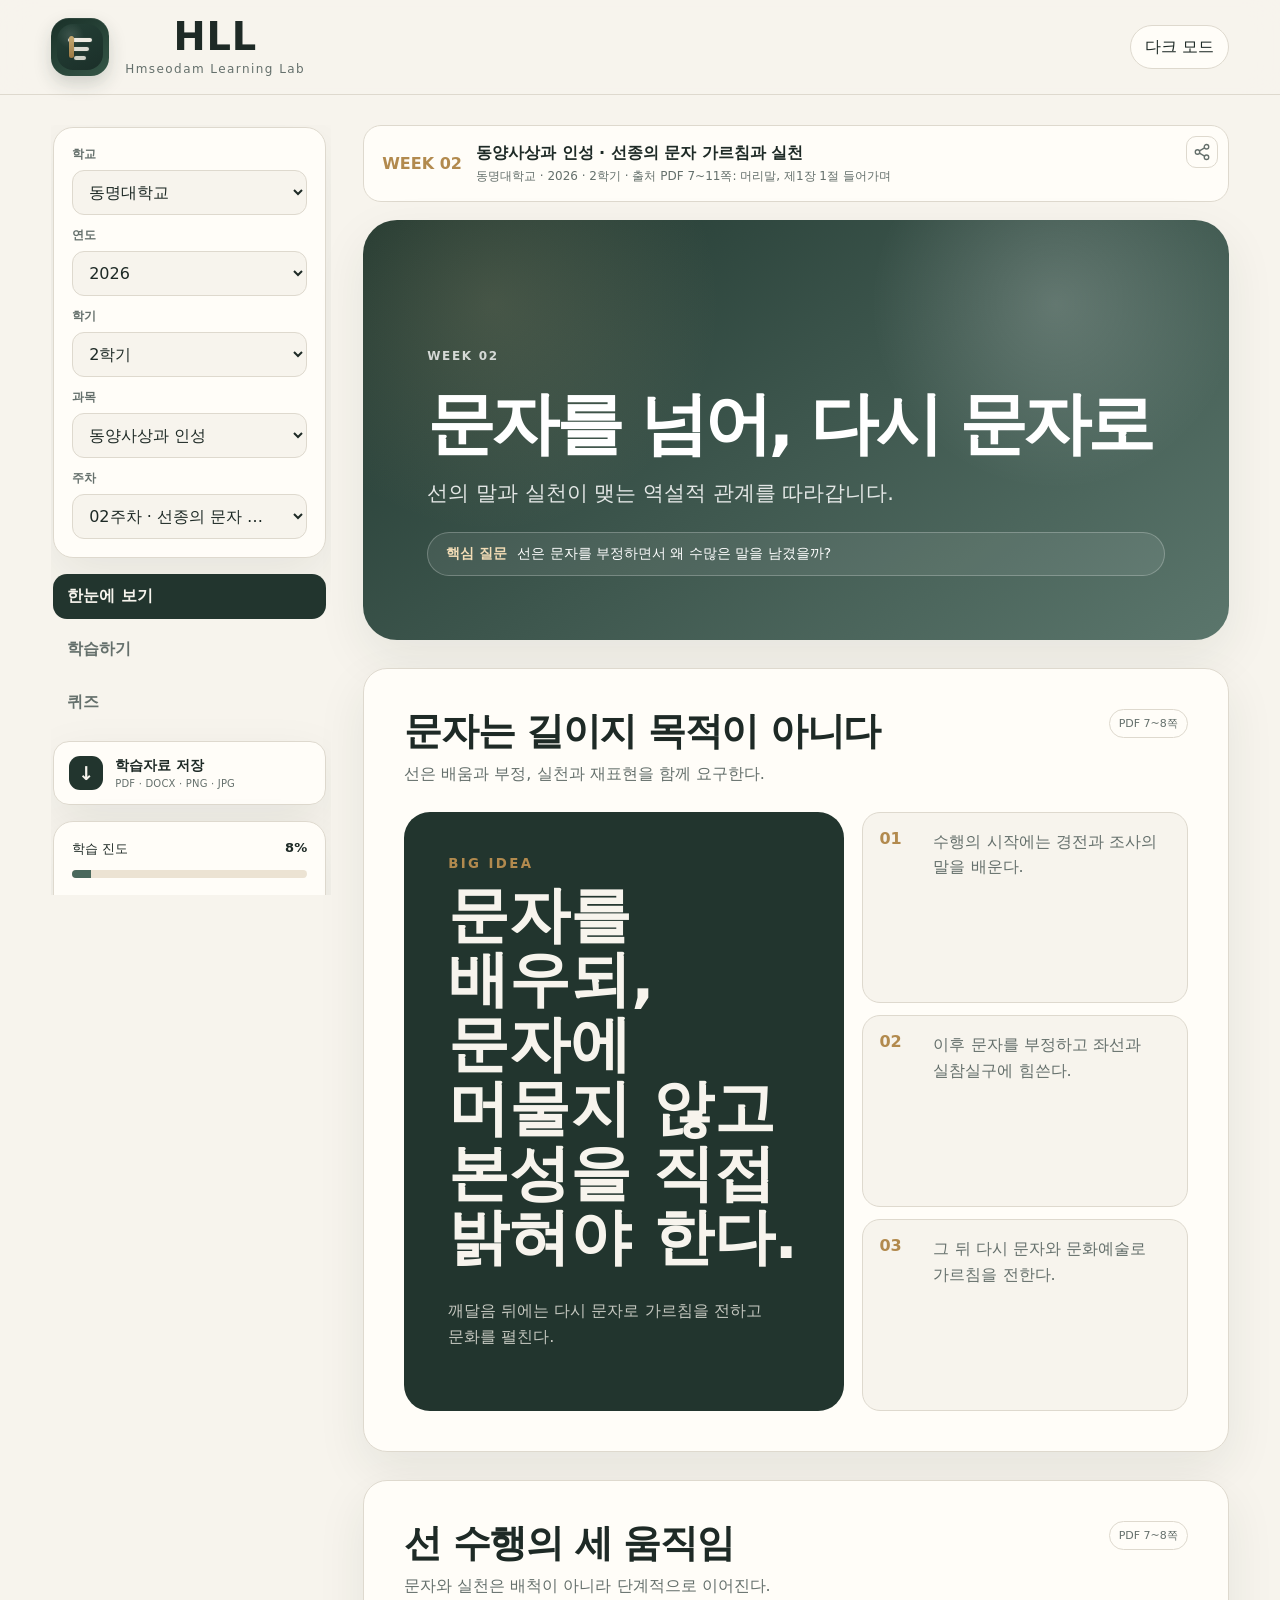
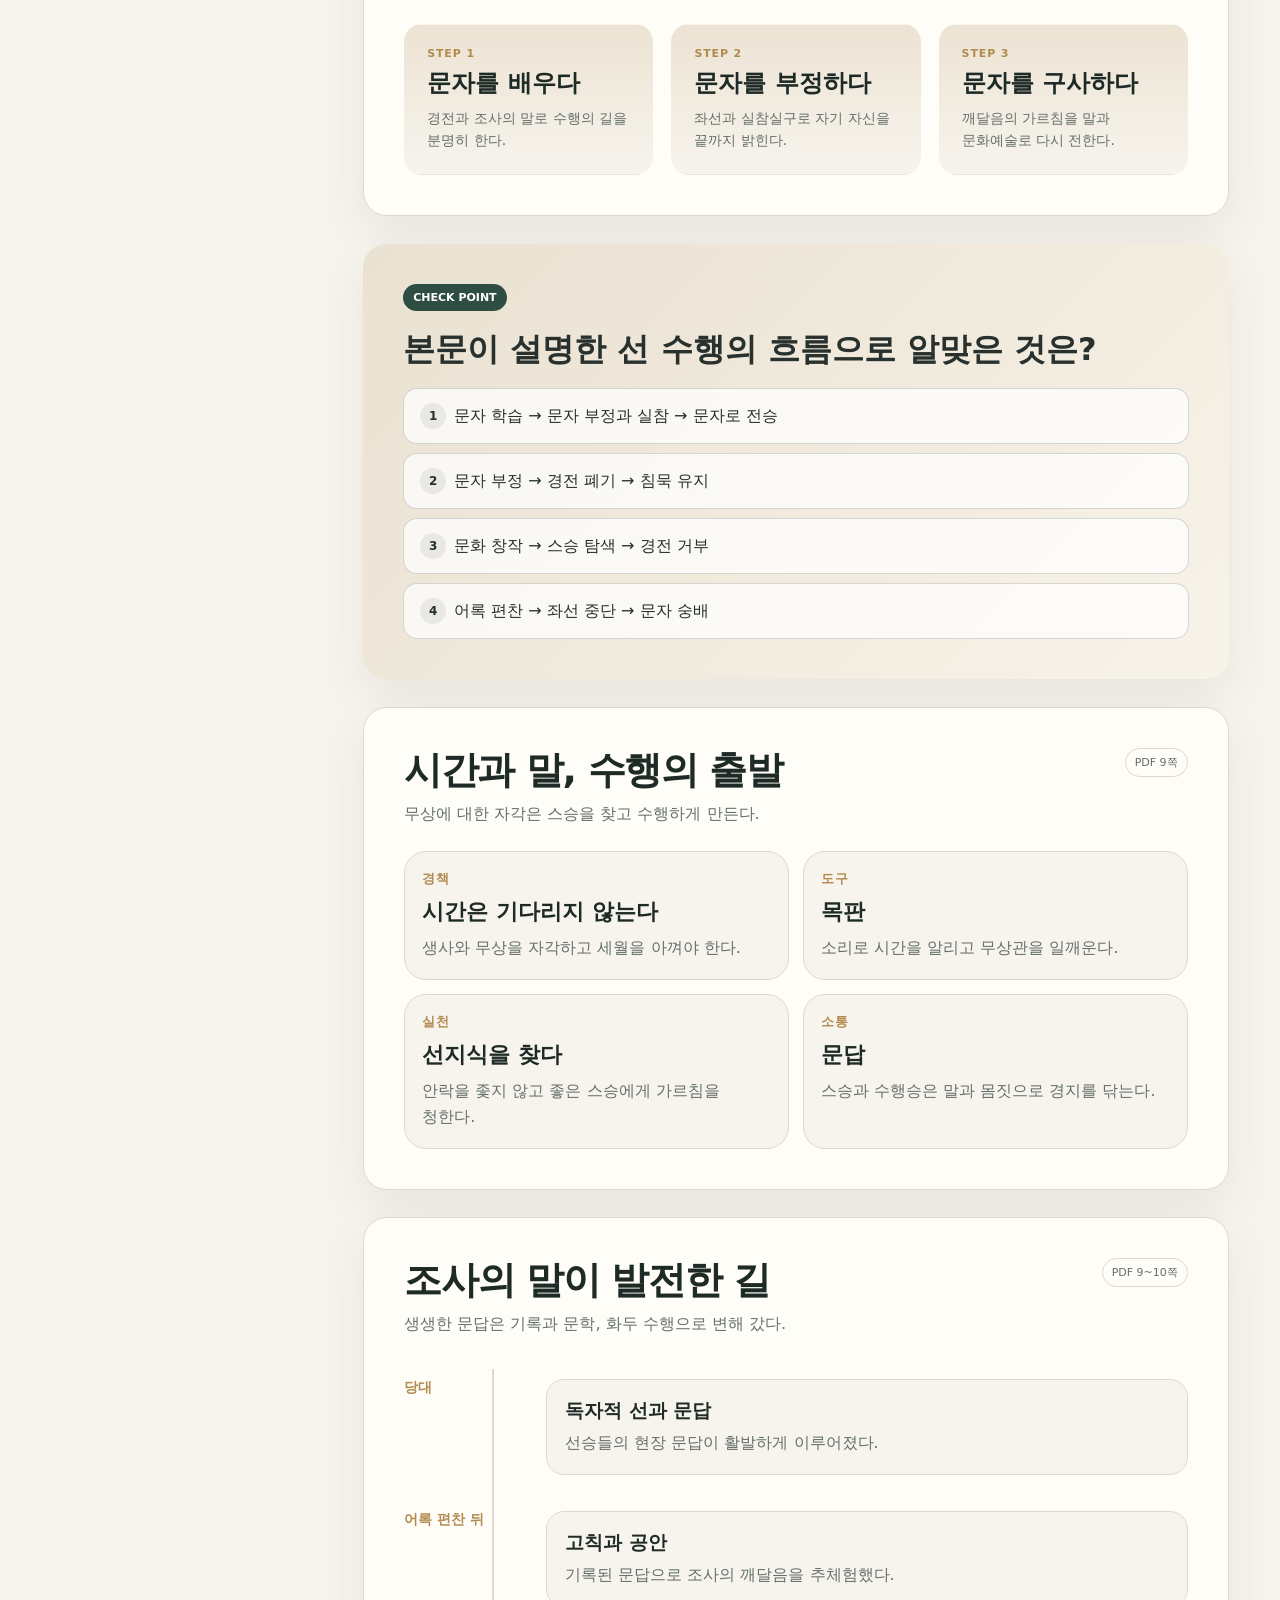
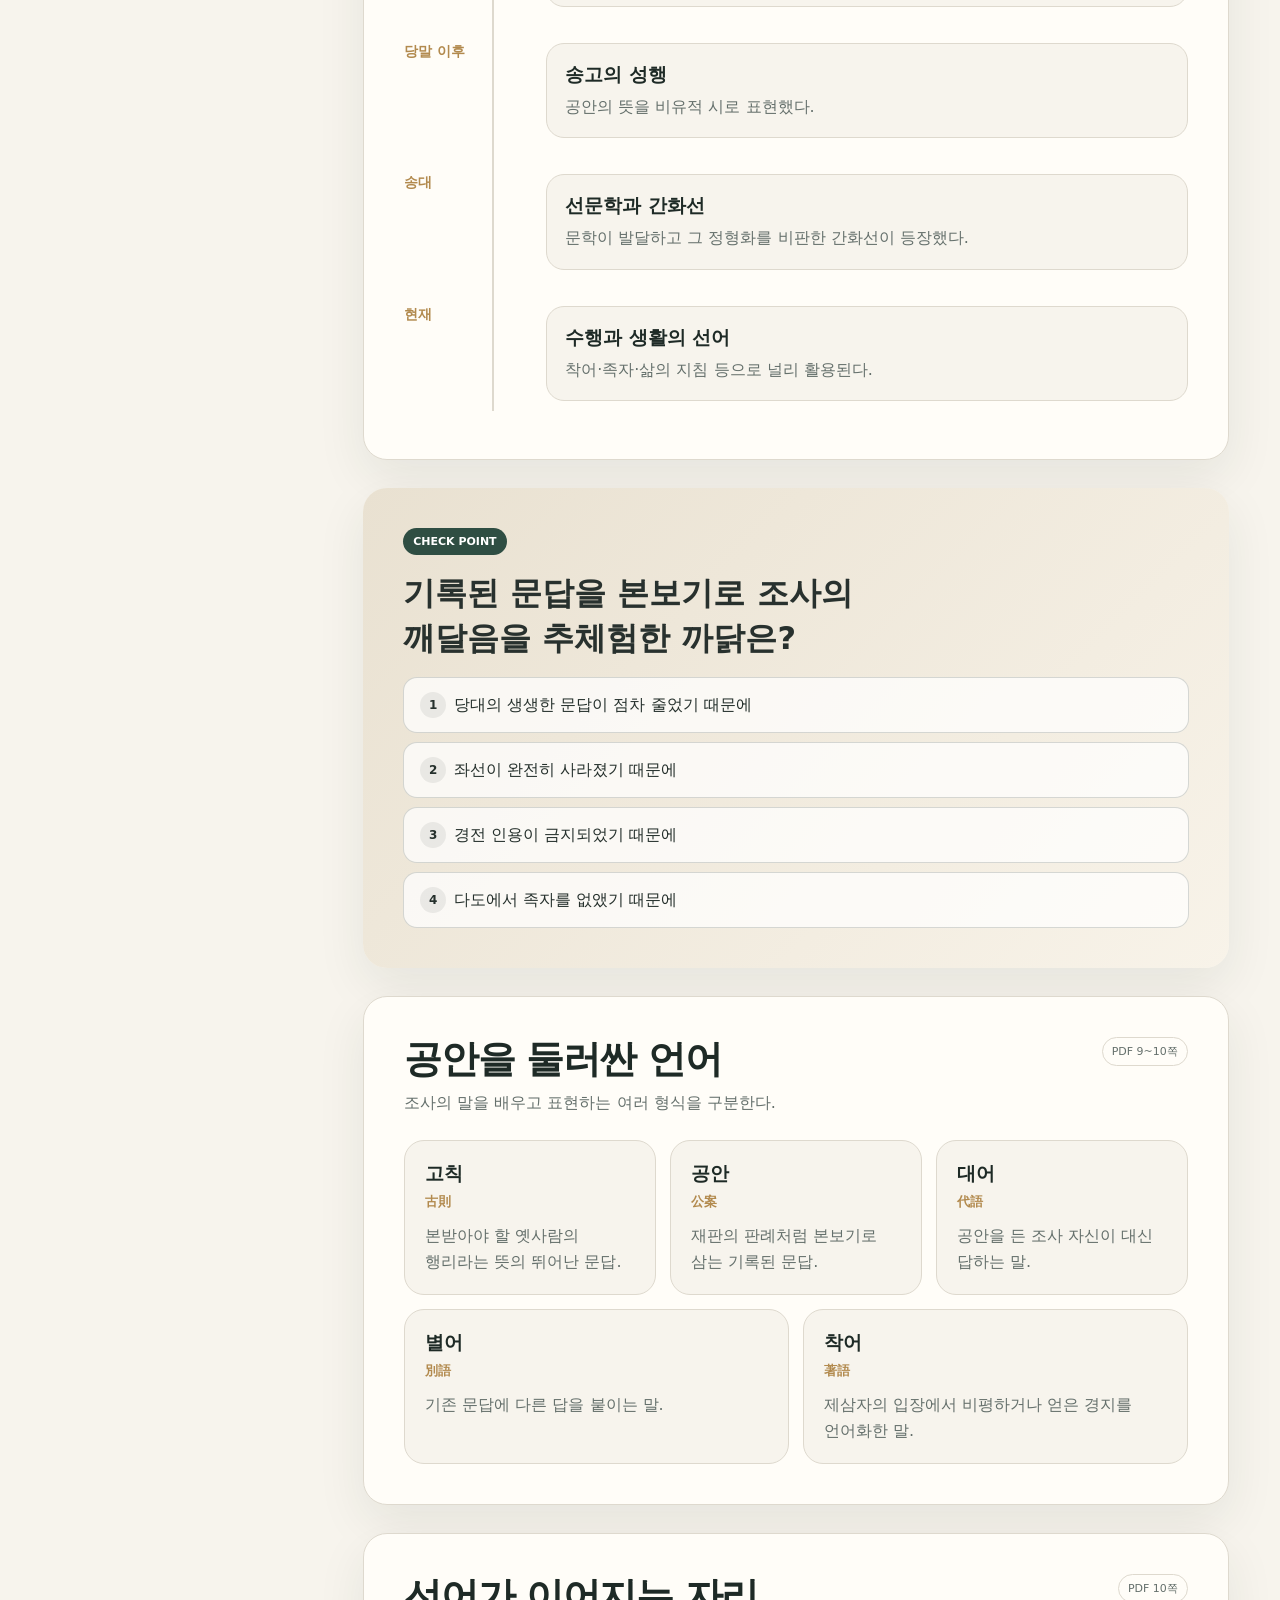
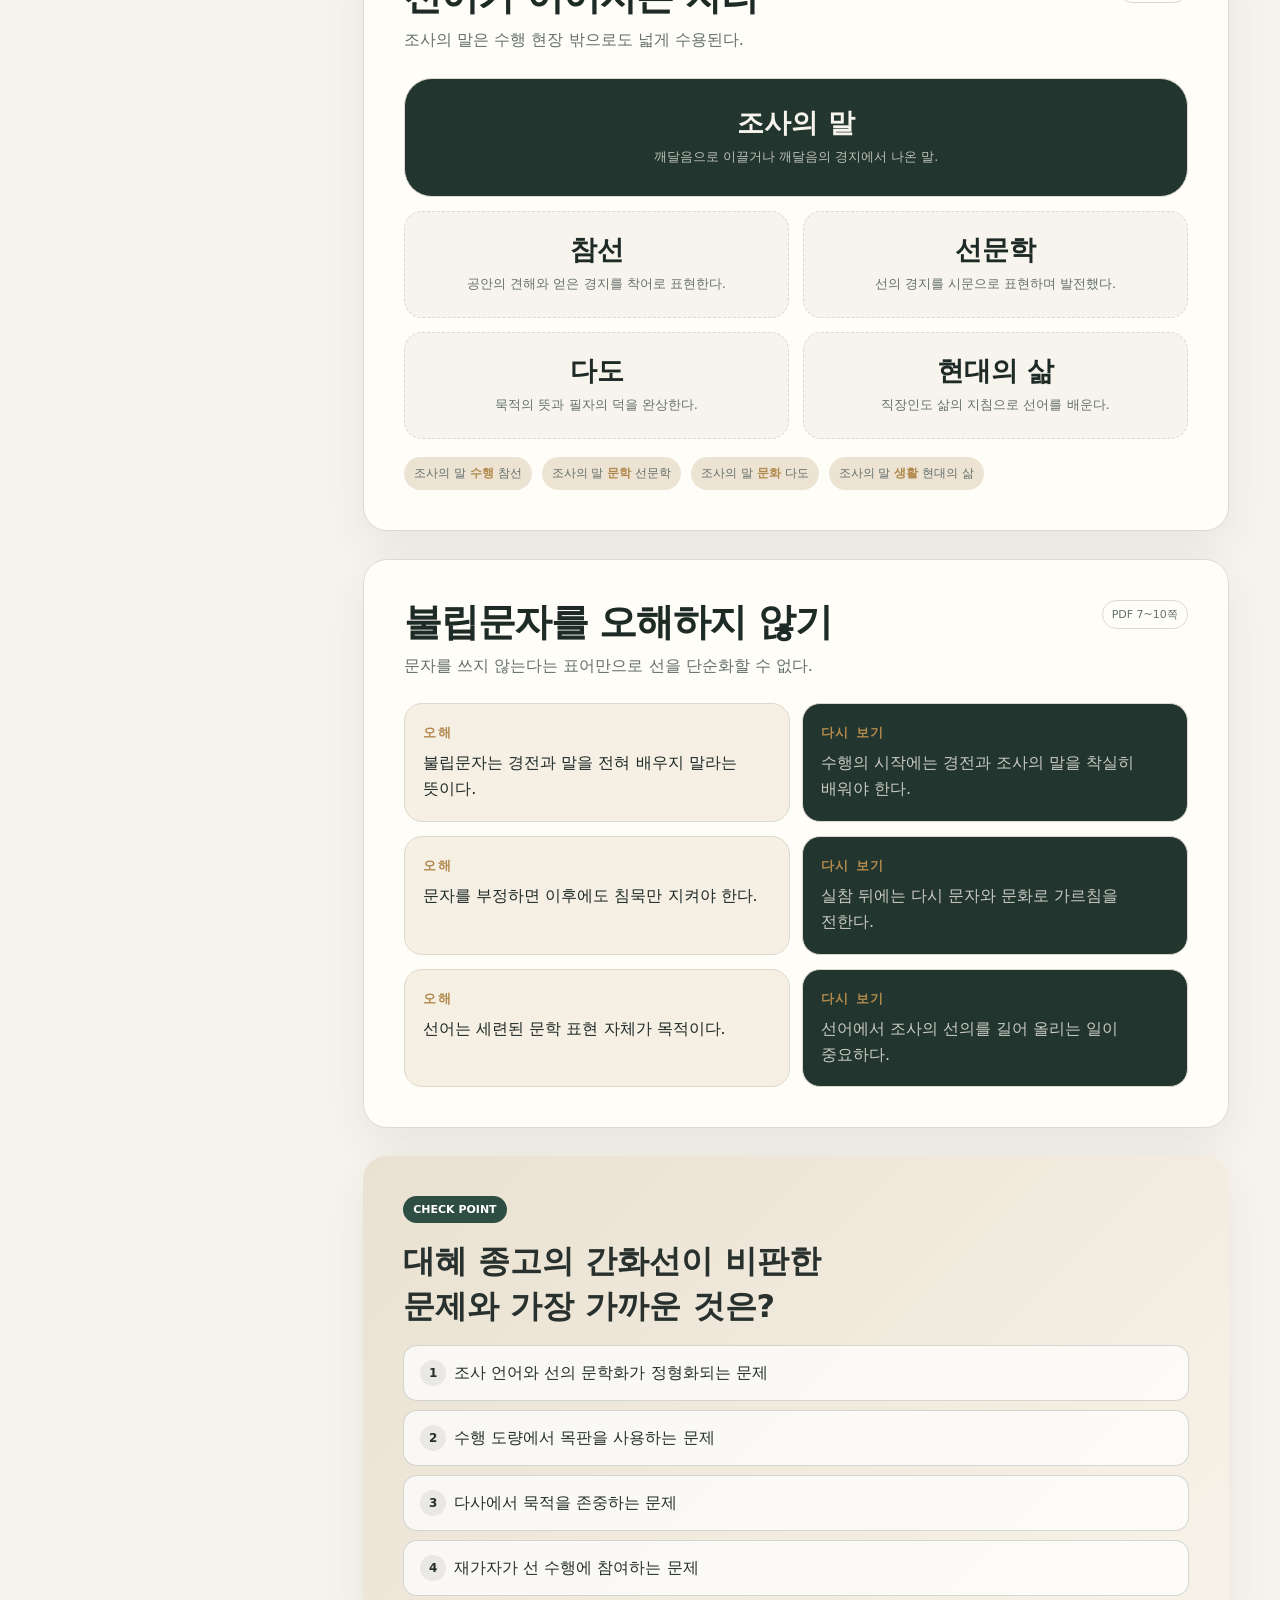
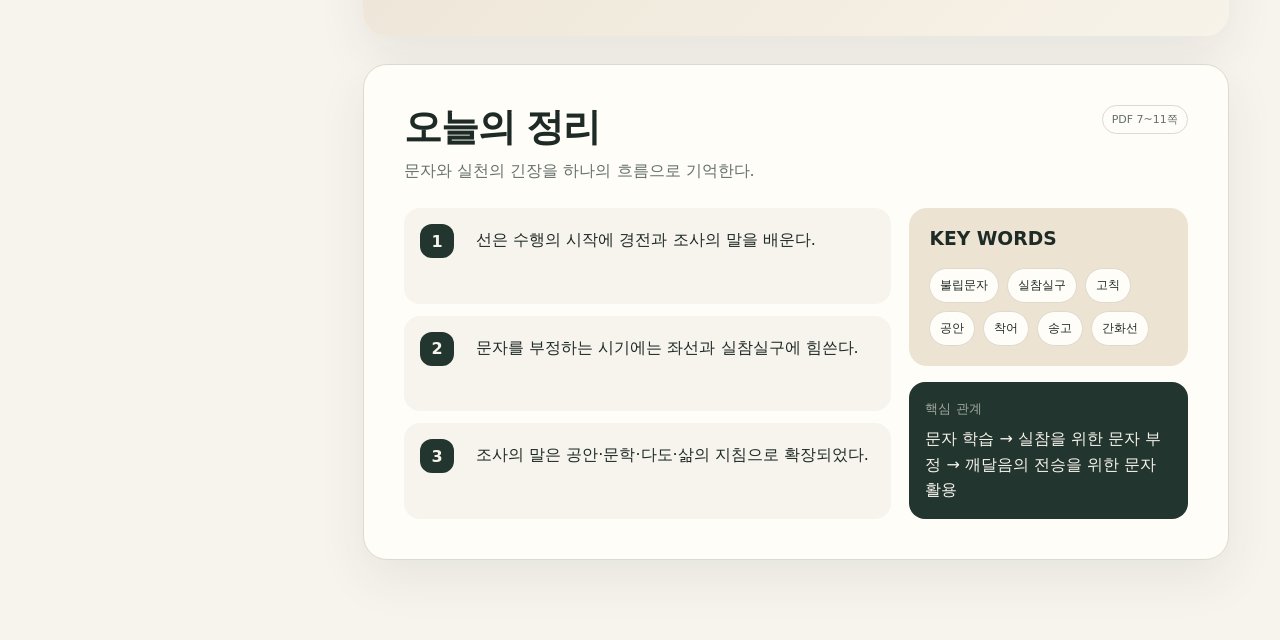
<file: index.html>
<!doctype html>
<html lang="ko">
<head>
  <meta charset="utf-8" />
  <meta name="viewport" content="width=device-width,initial-scale=1,viewport-fit=cover" />
  <meta name="theme-color" content="#f7f4ed" />
  <title>Hmseodam Learning Lab</title>
  <meta name="description" content="주차별 학습 자료와 퀴즈를 확인하고 함께 나누는 Hmseodam Learning Lab" />
  <link rel="stylesheet" href="styles.css?v=10.2.0" />
</head>
<body>
  <a class="skip-link" href="#content">학습 내용으로 바로 가기</a>
  <header class="site-header">
    <div class="brand-wrap">
      <div class="brand-mark" aria-hidden="true">
        <div class="mark-disc">
          <span class="page page-1"></span>
          <span class="page page-2"></span>
          <span class="page page-3"></span>
          <span class="spine"></span>
        </div>
      </div>
      <div class="brand-stack">
        <div class="brand">HLL</div>
        <div class="brand-sub">Hmseodam Learning Lab</div>
      </div>
    </div>
    <button id="themeBtn" class="ghost-btn" type="button">다크 모드</button>
  </header>

  <main class="app-shell">
    <aside class="sidebar">
      <button id="mobileFilterToggle" class="mobile-filter-toggle" type="button" aria-expanded="false" aria-controls="mobileFilterPanel">
        <span class="mobile-filter-copy">
          <strong>수업 선택</strong>
          <small id="mobileFilterSummary">학교 · 과목 · 주차</small>
        </span>
        <span class="mobile-filter-chevron" aria-hidden="true">⌄</span>
      </button>
      <div class="sidebar-card" id="mobileFilterPanel">
        <div class="field"><label for="schoolSelect">학교</label><select id="schoolSelect"></select></div>
        <div class="field"><label for="yearSelect">연도</label><select id="yearSelect"></select></div>
        <div class="field"><label for="semesterSelect">학기</label><select id="semesterSelect"></select></div>
        <div class="field"><label for="courseSelect">과목</label><select id="courseSelect"></select></div>
        <div class="field"><label for="weekSelect">주차</label><select id="weekSelect"></select></div>
      </div>
      <nav class="mode-nav" aria-label="학습 모드">
        <button class="mode-btn active" data-mode="overview">한눈에 보기</button>
        <button class="mode-btn" data-mode="learn">학습하기</button>
        <button class="mode-btn" data-mode="quiz">퀴즈</button>
      </nav>
      <button id="exportOpenBtn" class="export-open-btn" type="button" disabled>
        <span class="export-open-icon" aria-hidden="true">↓</span>
        <span><strong>학습자료 저장</strong><small>PDF · DOCX · PNG · JPG</small></span>
      </button>
      <div class="progress-card">
        <div class="progress-head"><span>학습 진도</span><strong id="progressText">0%</strong></div>
        <div class="progress-track"><div id="progressBar" class="progress-bar"></div></div>
        <button id="resetProgress" class="text-btn" type="button">진도 초기화</button>
      </div>
    </aside>

    <section class="content-area">
      <div id="loading" class="loading" role="status">자료를 불러오는 중…</div>
      <div id="content" tabindex="-1" aria-busy="true"></div>
    </section>
  </main>

  <div id="exportModal" class="export-modal" hidden>
    <div class="export-modal-backdrop" data-export-close></div>
    <section class="export-dialog" role="dialog" aria-modal="true" aria-labelledby="exportTitle" tabindex="-1">
      <button class="export-close" type="button" data-export-close aria-label="닫기">×</button>
      <div class="export-dialog-head">
        <span class="export-kicker">DOWNLOAD</span>
        <h2 id="exportTitle">학습카드 저장</h2>
        <p>현재 주차의 학습카드를 학생용 파일로 저장합니다.</p>
      </div>
      <label class="export-field">
        <span>파일 형식</span>
        <select id="exportFormat">
          <option value="pdf">PDF 문서 (.pdf)</option>
          <option value="docx">Word 문서 - 카드 이미지형 (.docx)</option>
          <option value="png">PNG 이미지 묶음 (.zip)</option>
          <option value="jpg">JPG 이미지 묶음 (.zip)</option>
        </select>
      </label>
      <div class="export-filename-box">
        <span>기본 저장명</span>
        <strong id="exportFilenamePreview">학교_연도_학기_과목_주차</strong>
      </div>
      <p class="export-note"><span>고화질(2400px)로 저장합니다.</span><span class="export-note-detail">일반 카드는 한 카드당 한 페이지로 담고, 매우 긴 카드만 읽기 좋은 위치에서 나눕니다.</span></p>
      <div class="export-status" id="exportStatus" aria-live="polite"></div>
      <div class="export-actions">
        <button class="next-btn secondary" type="button" data-export-close>취소</button>
        <button class="next-btn" id="exportStartBtn" type="button">다운로드</button>
      </div>
    </section>
  </div>

  <span id="shareFeedback" class="sr-only" role="status" aria-live="polite"></span>
  <div id="toast" class="toast" role="status" aria-live="polite" hidden></div>
  <script defer src="vendor/jszip.min.js?v=9.0.0"></script>
  <script defer src="hll-dom-capture.js?v=9.0.0"></script>
  <script defer src="hll-export.js?v=9.0.0"></script>
  <script defer src="app.js?v=10.2.0"></script>
</body>
</html>
</file>
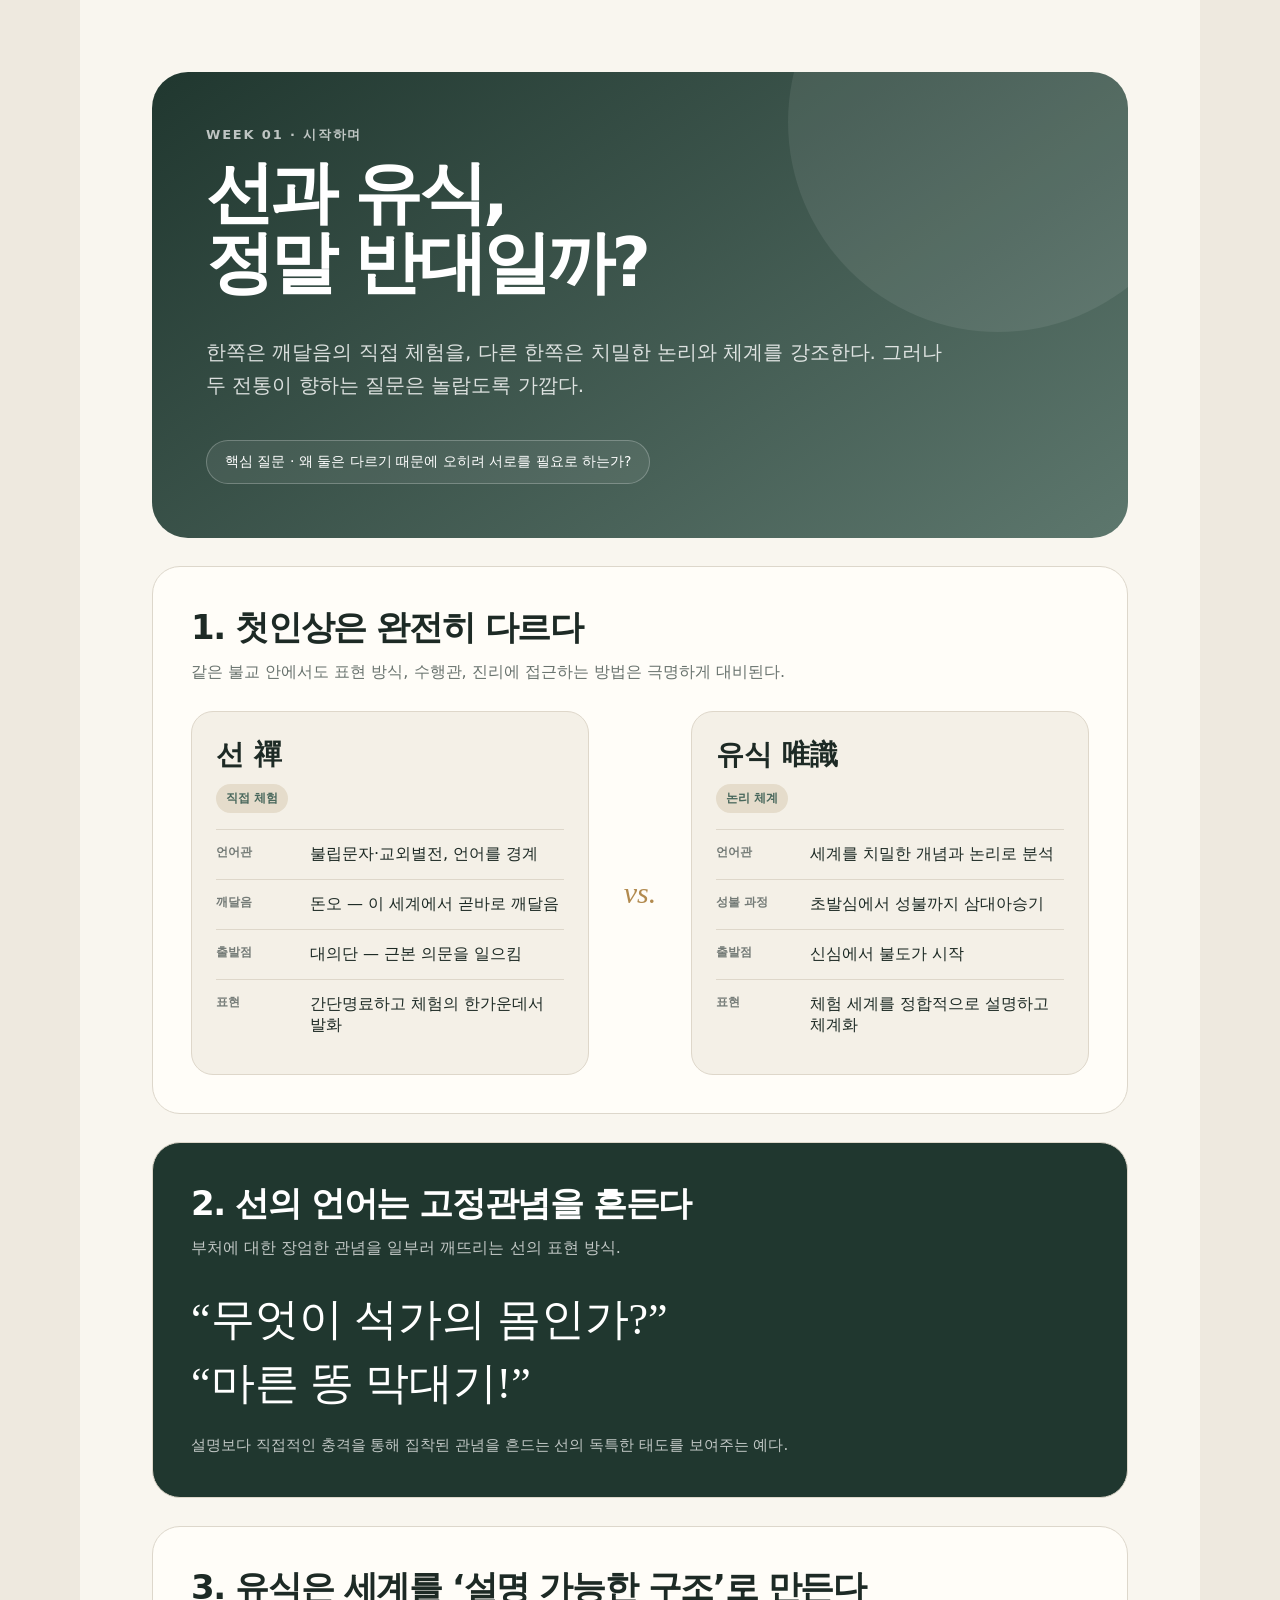
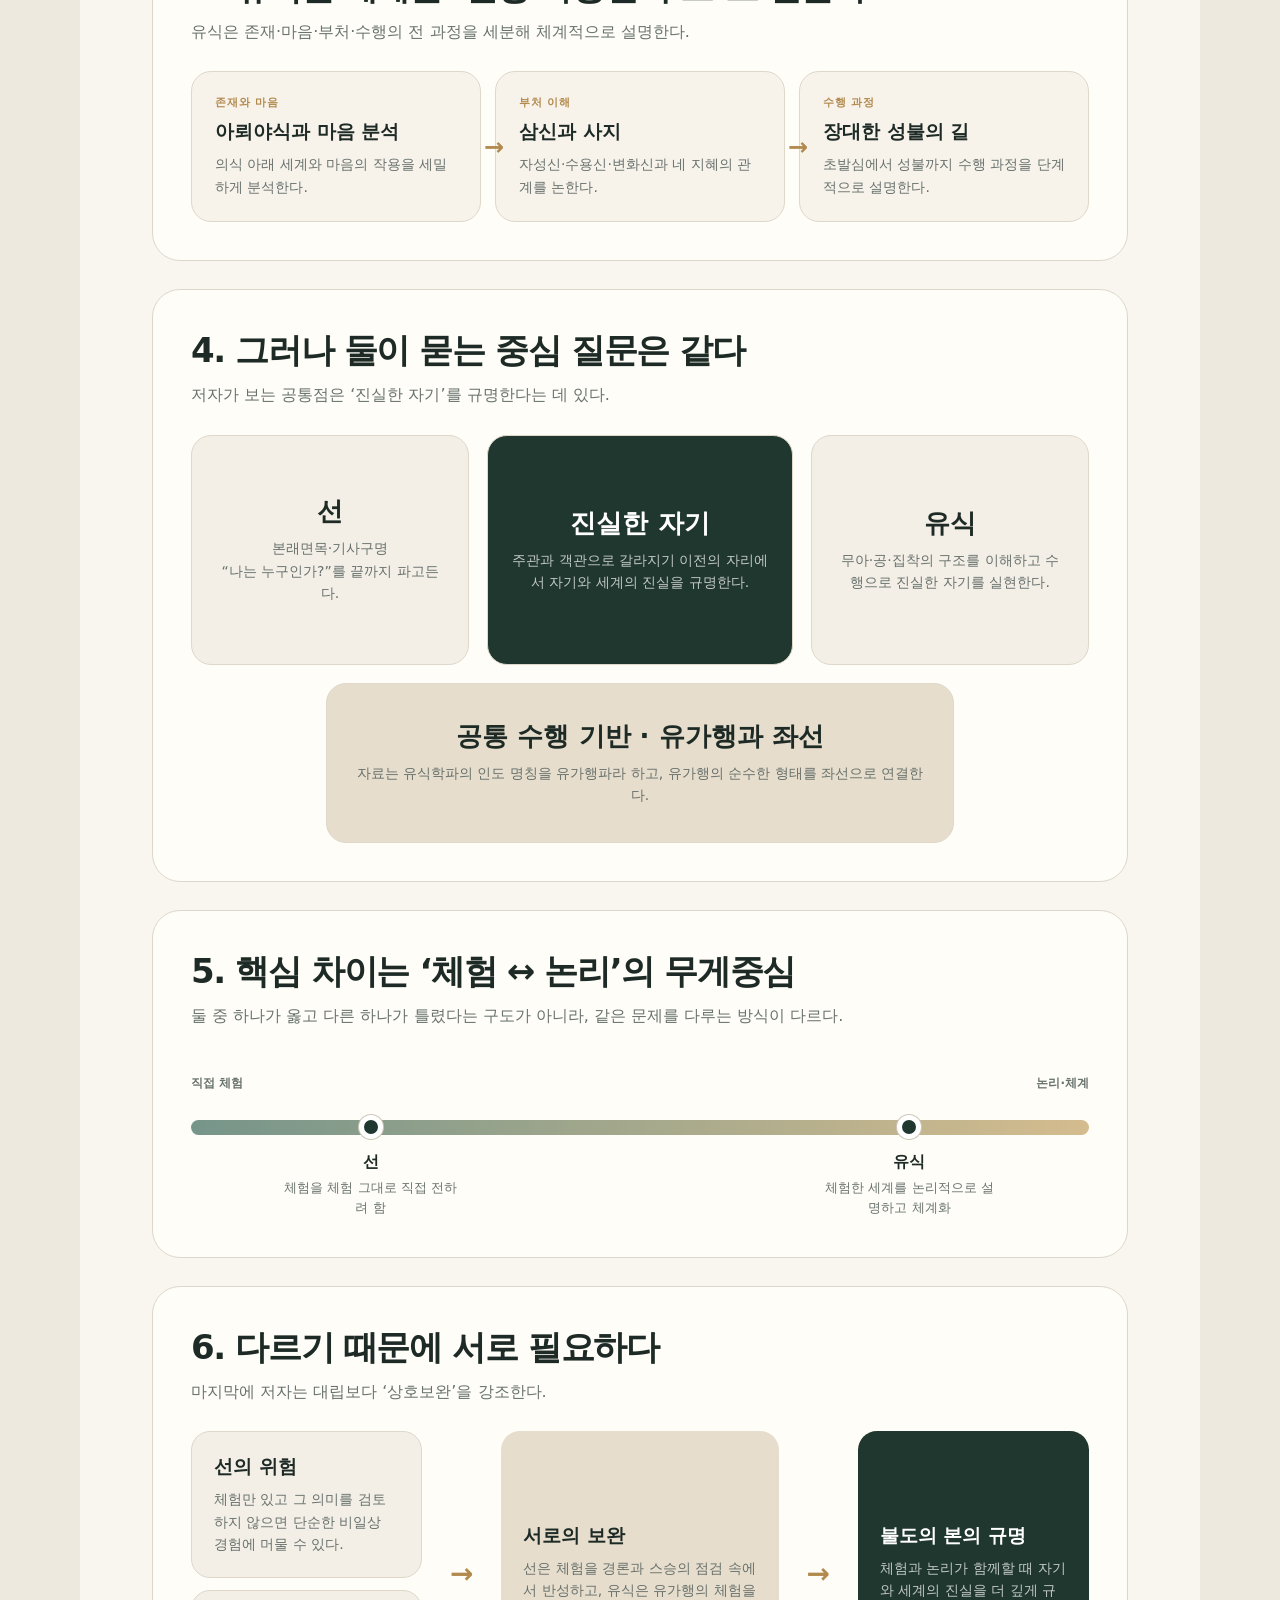
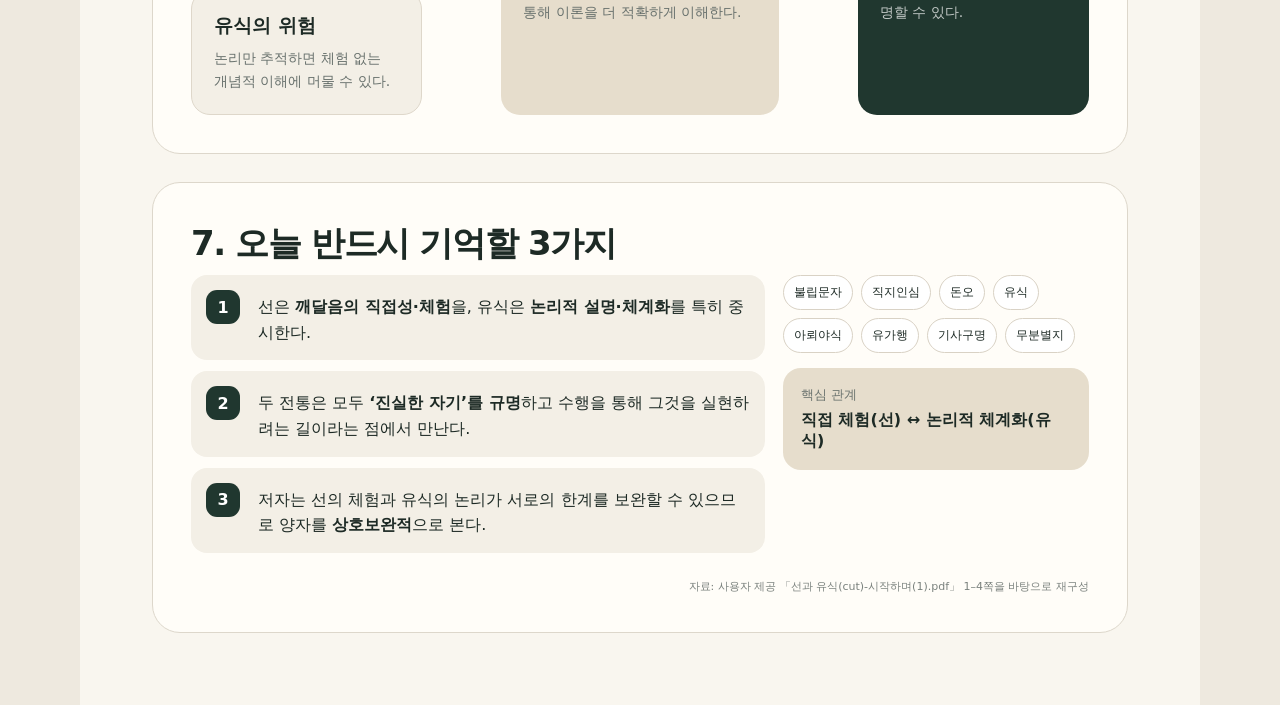
<file: infographic/선과유식_인포그래픽.html>
<!doctype html><html lang="ko"><head><meta charset="utf-8"><meta name="viewport" content="width=device-width,initial-scale=1"><title>선과 유식 인포그래픽</title>
<style>
*{box-sizing:border-box}body{margin:0;background:#eee9df;color:#1d2a25;font-family:Inter,Pretendard,"Noto Sans KR",system-ui,sans-serif}.sheet{width:min(1120px,100%);margin:0 auto;background:#f9f6ef;padding:72px}.hero{min-height:420px;border-radius:36px;padding:54px;display:flex;flex-direction:column;justify-content:flex-end;background:linear-gradient(145deg,#20372f,#5d776d);color:white;position:relative;overflow:hidden}.hero:before{content:"";position:absolute;width:420px;height:420px;border-radius:50%;right:-80px;top:-160px;background:rgba(255,255,255,.08)}.eyebrow{font-size:13px;letter-spacing:.14em;font-weight:800;opacity:.7}.hero h1{font-size:68px;line-height:1.03;letter-spacing:-.055em;margin:14px 0 18px;max-width:800px}.hero p{font-size:20px;line-height:1.65;max-width:760px;color:rgba(255,255,255,.82)}.question{display:inline-flex;align-self:flex-start;margin-top:18px;padding:12px 18px;border-radius:999px;border:1px solid rgba(255,255,255,.24);font-size:14px;background:rgba(255,255,255,.07)}
.section{margin-top:28px;background:#fffdf8;border:1px solid #ddd7cb;border-radius:28px;padding:38px}.section h2{font-size:34px;letter-spacing:-.04em;margin:0 0 8px}.sub{color:#69736e;line-height:1.65;margin:0 0 26px}.compare{display:grid;grid-template-columns:1fr 70px 1fr;gap:16px;align-items:stretch}.side{background:#f4f0e7;border:1px solid #ded7ca;border-radius:22px;padding:24px}.side h3{font-size:28px;margin:0}.tag{display:inline-block;background:#e5dccb;color:#49685c;border-radius:999px;padding:6px 10px;margin:10px 0 16px;font-size:12px;font-weight:800}.row{display:grid;grid-template-columns:82px 1fr;gap:12px;padding:14px 0;border-top:1px solid #ded7ca}.row b{font-size:12px;color:#747b77}.vs{display:grid;place-items:center;font-family:Georgia,serif;color:#b28a4e;font-size:30px;font-style:italic}.quote{background:#20372f;color:white}.quote h2,.quote .sub{color:white}.quote .sub{opacity:.72}.quote-text{font-family:Georgia,"Noto Serif KR",serif;font-size:44px;line-height:1.45;margin-top:20px}.quote-note{font-size:15px;line-height:1.7;color:rgba(255,255,255,.72);margin-top:18px}.flow{display:grid;grid-template-columns:repeat(3,1fr);gap:14px}.card{position:relative;border:1px solid #ded7ca;border-radius:20px;padding:23px;background:#f7f3eb}.card:not(:last-child):after{content:"→";position:absolute;right:-24px;top:50%;transform:translateY(-50%);z-index:2;color:#b28a4e;font-size:24px;font-weight:900}.k{font-size:11px;letter-spacing:.08em;color:#b28a4e;font-weight:900}.card h3{margin:9px 0 8px}.card p{font-size:14px;line-height:1.6;color:#68716d;margin:0}.map{display:grid;grid-template-columns:1fr 1.1fr 1fr;gap:18px;align-items:stretch}.node{border-radius:20px;padding:24px;background:#f3efe6;border:1px solid #ded7ca;display:grid;align-content:center;text-align:center;min-height:160px}.node.main{background:#20372f;color:#fff;min-height:230px}.node h3{margin:0 0 8px;font-size:26px}.node p{margin:0;color:#68716d;line-height:1.6;font-size:14px}.node.main p{color:rgba(255,255,255,.72)}.practice{grid-column:1/-1;width:70%;justify-self:center;background:#e6ddcc}.axis{padding:20px 0 8px}.labels{display:flex;justify-content:space-between;font-size:12px;font-weight:800;color:#69736e}.line{height:15px;border-radius:999px;background:linear-gradient(90deg,#76958a,#d4bc8e);position:relative;margin:28px 0 76px}.dot{position:absolute;top:50%;width:24px;height:24px;border-radius:50%;background:#20372f;border:5px solid #fff;transform:translate(-50%,-50%);box-shadow:0 0 0 1px #cfc7b8}.dot span{position:absolute;top:32px;left:50%;transform:translateX(-50%);width:180px;text-align:center;font-weight:900}.dot small{display:block;margin-top:5px;font-weight:500;color:#69736e;line-height:1.45}.complement{display:grid;grid-template-columns:1fr 55px 1.2fr 55px 1fr;gap:12px;align-items:stretch}.stack{display:grid;gap:12px}.risk,.bridge,.result{border-radius:19px;padding:22px}.risk{background:#f3efe6;border:1px solid #ded7ca}.bridge{background:#e6ddcc;display:grid;align-content:center}.result{background:#20372f;color:white;display:grid;align-content:center}.risk h3,.bridge h3,.result h3{margin:0 0 8px}.risk p,.bridge p,.result p{margin:0;font-size:14px;line-height:1.6;color:#68716d}.result p{color:rgba(255,255,255,.72)}.arrow{display:grid;place-items:center;color:#b28a4e;font-size:28px;font-weight:900}.recap{display:grid;grid-template-columns:1.5fr .8fr;gap:18px}.remember{display:grid;gap:11px}.item{display:grid;grid-template-columns:40px 1fr;gap:12px;align-items:start;background:#f3efe6;border-radius:16px;padding:15px}.num{width:34px;height:34px;border-radius:11px;background:#20372f;color:#fff;display:grid;place-items:center;font-weight:900}.item p{margin:4px 0 0;line-height:1.6}.chips{display:flex;flex-wrap:wrap;gap:8px}.chip{background:#fff;border:1px solid #d9d2c5;border-radius:999px;padding:8px 10px;font-size:12px}.final{background:#e6ddcc;border-radius:18px;padding:18px;margin-top:15px}.final small{display:block;color:#6c746f;margin-bottom:6px}.source{font-size:11px;color:#7a817d;margin-top:26px;text-align:right}
@media(max-width:800px){.sheet{padding:22px}.hero{padding:30px}.hero h1{font-size:48px}.compare,.flow,.map,.complement,.recap{grid-template-columns:1fr}.vs{height:30px}.card:not(:last-child):after{content:"↓";right:auto;left:50%;top:auto;bottom:-28px}.practice{grid-column:auto;width:100%}.arrow{height:28px}.arrow:after{content:"↓"}.arrow{font-size:0}.quote-text{font-size:32px}}
</style></head><body><main class="sheet">
<section class="hero"><div class="eyebrow">WEEK 01 · 시작하며</div><h1>선과 유식,<br>정말 반대일까?</h1><p>한쪽은 깨달음의 직접 체험을, 다른 한쪽은 치밀한 논리와 체계를 강조한다. 그러나 두 전통이 향하는 질문은 놀랍도록 가깝다.</p><div class="question">핵심 질문 · 왜 둘은 다르기 때문에 오히려 서로를 필요로 하는가?</div></section>
<section class="section"><h2>1. 첫인상은 완전히 다르다</h2><p class="sub">같은 불교 안에서도 표현 방식, 수행관, 진리에 접근하는 방법은 극명하게 대비된다.</p><div class="compare"><div class="side"><h3>선 禪</h3><span class="tag">직접 체험</span><div class="row"><b>언어관</b><span>불립문자·교외별전, 언어를 경계</span></div><div class="row"><b>깨달음</b><span>돈오 — 이 세계에서 곧바로 깨달음</span></div><div class="row"><b>출발점</b><span>대의단 — 근본 의문을 일으킴</span></div><div class="row"><b>표현</b><span>간단명료하고 체험의 한가운데서 발화</span></div></div><div class="vs">vs.</div><div class="side"><h3>유식 唯識</h3><span class="tag">논리 체계</span><div class="row"><b>언어관</b><span>세계를 치밀한 개념과 논리로 분석</span></div><div class="row"><b>성불 과정</b><span>초발심에서 성불까지 삼대아승기</span></div><div class="row"><b>출발점</b><span>신심에서 불도가 시작</span></div><div class="row"><b>표현</b><span>체험 세계를 정합적으로 설명하고 체계화</span></div></div></div></section>
<section class="section quote"><h2>2. 선의 언어는 고정관념을 흔든다</h2><p class="sub">부처에 대한 장엄한 관념을 일부러 깨뜨리는 선의 표현 방식.</p><div class="quote-text">“무엇이 석가의 몸인가?”<br>“마른 똥 막대기!”</div><div class="quote-note">설명보다 직접적인 충격을 통해 집착된 관념을 흔드는 선의 독특한 태도를 보여주는 예다.</div></section>
<section class="section"><h2>3. 유식은 세계를 ‘설명 가능한 구조’로 만든다</h2><p class="sub">유식은 존재·마음·부처·수행의 전 과정을 세분해 체계적으로 설명한다.</p><div class="flow"><div class="card"><div class="k">존재와 마음</div><h3>아뢰야식과 마음 분석</h3><p>의식 아래 세계와 마음의 작용을 세밀하게 분석한다.</p></div><div class="card"><div class="k">부처 이해</div><h3>삼신과 사지</h3><p>자성신·수용신·변화신과 네 지혜의 관계를 논한다.</p></div><div class="card"><div class="k">수행 과정</div><h3>장대한 성불의 길</h3><p>초발심에서 성불까지 수행 과정을 단계적으로 설명한다.</p></div></div></section>
<section class="section"><h2>4. 그러나 둘이 묻는 중심 질문은 같다</h2><p class="sub">저자가 보는 공통점은 ‘진실한 자기’를 규명한다는 데 있다.</p><div class="map"><div class="node"><h3>선</h3><p>본래면목·기사구명<br>“나는 누구인가?”를 끝까지 파고든다.</p></div><div class="node main"><h3>진실한 자기</h3><p>주관과 객관으로 갈라지기 이전의 자리에서 자기와 세계의 진실을 규명한다.</p></div><div class="node"><h3>유식</h3><p>무아·공·집착의 구조를 이해하고 수행으로 진실한 자기를 실현한다.</p></div><div class="node practice"><h3>공통 수행 기반 · 유가행과 좌선</h3><p>자료는 유식학파의 인도 명칭을 유가행파라 하고, 유가행의 순수한 형태를 좌선으로 연결한다.</p></div></div></section>
<section class="section"><h2>5. 핵심 차이는 ‘체험 ↔ 논리’의 무게중심</h2><p class="sub">둘 중 하나가 옳고 다른 하나가 틀렸다는 구도가 아니라, 같은 문제를 다루는 방식이 다르다.</p><div class="axis"><div class="labels"><span>직접 체험</span><span>논리·체계</span></div><div class="line"><div class="dot" style="left:20%"><span>선<small>체험을 체험 그대로 직접 전하려 함</small></span></div><div class="dot" style="left:80%"><span>유식<small>체험한 세계를 논리적으로 설명하고 체계화</small></span></div></div></div></section>
<section class="section"><h2>6. 다르기 때문에 서로 필요하다</h2><p class="sub">마지막에 저자는 대립보다 ‘상호보완’을 강조한다.</p><div class="complement"><div class="stack"><div class="risk"><h3>선의 위험</h3><p>체험만 있고 그 의미를 검토하지 않으면 단순한 비일상 경험에 머물 수 있다.</p></div><div class="risk"><h3>유식의 위험</h3><p>논리만 추적하면 체험 없는 개념적 이해에 머물 수 있다.</p></div></div><div class="arrow">→</div><div class="bridge"><h3>서로의 보완</h3><p>선은 체험을 경론과 스승의 점검 속에서 반성하고, 유식은 유가행의 체험을 통해 이론을 더 적확하게 이해한다.</p></div><div class="arrow">→</div><div class="result"><h3>불도의 본의 규명</h3><p>체험과 논리가 함께할 때 자기와 세계의 진실을 더 깊게 규명할 수 있다.</p></div></div></section>
<section class="section"><h2>7. 오늘 반드시 기억할 3가지</h2><div class="recap"><div class="remember"><div class="item"><div class="num">1</div><p>선은 <b>깨달음의 직접성·체험</b>을, 유식은 <b>논리적 설명·체계화</b>를 특히 중시한다.</p></div><div class="item"><div class="num">2</div><p>두 전통은 모두 <b>‘진실한 자기’를 규명</b>하고 수행을 통해 그것을 실현하려는 길이라는 점에서 만난다.</p></div><div class="item"><div class="num">3</div><p>저자는 선의 체험과 유식의 논리가 서로의 한계를 보완할 수 있으므로 양자를 <b>상호보완적</b>으로 본다.</p></div></div><div><div class="chips"><span class="chip">불립문자</span><span class="chip">직지인심</span><span class="chip">돈오</span><span class="chip">유식</span><span class="chip">아뢰야식</span><span class="chip">유가행</span><span class="chip">기사구명</span><span class="chip">무분별지</span></div><div class="final"><small>핵심 관계</small><b>직접 체험(선) ↔ 논리적 체계화(유식)</b></div></div></div><div class="source">자료: 사용자 제공 「선과 유식(cut)-시작하며(1).pdf」 1–4쪽을 바탕으로 재구성</div></section>
</main></body></html>
</file>
<file: styles.css>
:root{
  --hll-legacy-mix-01:rgba(247,244,237,0.92);
  --hll-legacy-mix-02:rgba(42,63,55,1);
  --hll-legacy-mix-03:rgba(247,244,237,0.7);
  --hll-legacy-mix-04:rgba(247,244,237,0.2);
  --hll-legacy-mix-05:rgba(247,244,237,0.78);
  --hll-legacy-mix-06:rgba(247,244,237,0.72);
  --hll-legacy-mix-07:rgba(255,253,248,0.9);
  --hll-legacy-mix-08:rgba(255,253,248,0.94);
  --hll-legacy-mix-09:rgba(140,155,143,1);
  --hll-legacy-mix-10:rgba(245,239,228,1);
  --hll-legacy-mix-11:rgba(178,138,78,0.18);
  --hll-legacy-mix-12:rgba(44,66,58,1);
  --hll-legacy-mix-13:rgba(247,244,237,0.76);
  --hll-legacy-mix-14:rgba(178,138,78,0.2);
  --hll-legacy-mix-15:rgba(178,138,78,0.12);
  --hll-legacy-mix-16:rgba(104,114,88,1);

  --bg:#f7f4ed;
  --panel:#fffdf8;
  --ink:#1e2a26;
  --muted:#65706c;
  --line:#ded9ce;
  --sage:#49685c;
  --sage2:#7b988d;
  --gold:#b28a4e;
  --sand:#ece3d3;
  --deep:#22352e;
  --correct:#2e6d50;
  --wrong:#9b4d48;
  --shadow:0 18px 50px rgba(31,49,42,.08);
  --radius:24px;
}
body.dark{
  --hll-legacy-mix-01:rgba(23,33,30,0.92);
  --hll-legacy-mix-02:rgba(217,228,221,1);
  --hll-legacy-mix-03:rgba(23,33,30,0.7);
  --hll-legacy-mix-04:rgba(23,33,30,0.2);
  --hll-legacy-mix-05:rgba(23,33,30,0.78);
  --hll-legacy-mix-06:rgba(23,33,30,0.72);
  --hll-legacy-mix-07:rgba(32,44,40,0.9);
  --hll-legacy-mix-08:rgba(32,44,40,0.94);
  --hll-legacy-mix-09:rgba(108,132,123,1);
  --hll-legacy-mix-10:rgba(40,52,47,1);
  --hll-legacy-mix-11:rgba(208,173,112,0.18);
  --hll-legacy-mix-12:rgba(213,226,218,1);
  --hll-legacy-mix-13:rgba(23,33,30,0.76);
  --hll-legacy-mix-14:rgba(208,173,112,0.2);
  --hll-legacy-mix-15:rgba(208,173,112,0.12);
  --hll-legacy-mix-16:rgba(171,181,155,1);

  --bg:#17211e;
  --panel:#202c28;
  --ink:#f1efe8;
  --muted:#a8b0ac;
  --line:#33443e;
  --sage:#9bb9ad;
  --sage2:#6f8f83;
  --gold:#d0ad70;
  --sand:#2e3a35;
  --deep:#e8efe9;
  --shadow:0 18px 50px rgba(0,0,0,.2);
}
*{box-sizing:border-box}
html{scroll-behavior:smooth}
body{
  margin:0;
  font-family:Inter,Pretendard,"Noto Sans KR",system-ui,-apple-system,sans-serif;
  background:var(--bg);
  color:var(--ink);
}
button,select,input{font:inherit}
h1,h2,h3,p,span,small,strong{
  word-break:keep-all;
  overflow-wrap:anywhere;
}
.site-header{
  position:sticky;
  top:0;
  z-index:20;
  display:flex;
  align-items:center;
  justify-content:space-between;
  gap:16px;
  padding:18px clamp(18px,4vw,52px);
  background:var(--hll-legacy-mix-01);
  backdrop-filter:blur(16px);
  border-bottom:1px solid var(--line);
}
.brand-wrap{display:flex;gap:16px;align-items:center;min-width:0}
.brand-mark{
  width:58px;
  height:58px;
  border-radius:18px;
  padding:6px;
  display:grid;
  place-items:center;
  background:linear-gradient(145deg,#193028,#355647);
  box-shadow:inset 0 1px 0 rgba(255,255,255,.08), 0 8px 18px rgba(28,46,39,.18);
  flex:0 0 auto;
}
.mark-disc{
  position:relative;
  width:100%;
  height:100%;
  border-radius:16px;
  background:radial-gradient(circle at 30% 25%,rgba(255,255,255,.12),transparent 28%), linear-gradient(150deg,#244036,#1b2f29);
  overflow:hidden;
}
.page{
  position:absolute;
  left:11px;
  right:11px;
  height:4px;
  border-radius:999px;
  background:rgba(250,245,236,.95);
  box-shadow:0 0 0 1px rgba(255,255,255,.04);
}
.page-1{top:14px}
.page-2{top:23px;left:14px;right:14px;opacity:.92}
.page-3{top:32px;left:17px;right:17px;opacity:.86}
.spine{
  position:absolute;
  left:12px;
  top:12px;
  bottom:12px;
  width:5px;
  border-radius:999px;
  background:linear-gradient(180deg,#c8ab72,#9b7843);
  box-shadow:0 0 0 1px rgba(0,0,0,.06);
}
.brand-stack{
  min-width:0;
  display:flex;
  flex-direction:column;
  align-items:center;
  justify-content:center;
}
.brand{
  font-weight:900;
  letter-spacing:.02em;
  font-size:clamp(26px,3vw,42px);
  line-height:1;
  text-align:center;
}
.brand-sub{
  font-size:12px;
  color:var(--muted);
  margin-top:5px;
  line-height:1.2;
  letter-spacing:.12em;
  text-transform:none;
  text-align:center;
  white-space:nowrap;
}
.ghost-btn,.mode-btn,.quiz-option,.next-btn,.text-btn{border:0;cursor:pointer}
.ghost-btn{padding:10px 14px;border:1px solid var(--line);border-radius:999px;background:var(--panel);color:var(--ink);flex:0 0 auto}
.app-shell{display:grid;grid-template-columns:280px minmax(0,1fr);gap:32px;max-width:1440px;margin:0 auto;padding:30px clamp(18px,4vw,52px) 80px}
.sidebar{position:sticky;top:98px;height:max-content;display:grid;gap:16px}
.sidebar-card,.progress-card{background:var(--panel);border:1px solid var(--line);border-radius:20px;padding:18px;box-shadow:var(--shadow)}
.field{display:grid;gap:7px;margin-bottom:12px}.field:last-child{margin-bottom:0}
.field label{font-size:12px;color:var(--muted);font-weight:700}
.field select{width:100%;padding:11px 12px;border-radius:12px;border:1px solid var(--line);background:var(--bg);color:var(--ink)}
.mode-nav{display:grid;gap:8px}
.mode-btn{text-align:left;padding:12px 14px;border-radius:14px;background:transparent;color:var(--muted);font-weight:700}
.mode-btn.active{background:var(--deep);color:var(--bg)}
.progress-head{display:flex;justify-content:space-between;font-size:13px}
.progress-track{height:8px;border-radius:999px;background:var(--sand);overflow:hidden;margin:12px 0}
.progress-bar{height:100%;width:0;background:var(--sage);transition:.25s}
.text-btn{padding:0;background:transparent;color:var(--sage);font-size:12px;font-weight:700}
.content-area{min-width:0}
.loading{padding:40px;color:var(--muted)}
.hero{
  min-height:420px;
  border-radius:34px;
  padding:clamp(28px,5vw,64px);
  display:grid;
  align-content:end;
  gap:8px;
  background:linear-gradient(145deg,#20372f,#5b766c);
  color:#fff;
  box-shadow:var(--shadow);
  overflow:hidden;
  position:relative;
}
.hero:before{
  content:"";position:absolute;inset:0;
  background:radial-gradient(circle at 80% 20%,rgba(255,255,255,.18),transparent 24%),
             radial-gradient(circle at 15% 20%,rgba(216,188,140,.16),transparent 28%);
}
.hero>*{position:relative}
.eyebrow{font-size:12px;letter-spacing:.14em;text-transform:uppercase;opacity:.78;font-weight:800}
.hero h1{
  font-size:clamp(34px,6.1vw,68px);
  line-height:1.08;
  margin:16px 0 8px;
  letter-spacing:-.055em;
  max-width:900px;
  text-wrap:balance;
}
.hero p{
  font-size:clamp(16px,1.8vw,21px);
  line-height:1.68;
  max-width:760px;
  margin:0 0 12px;
  color:rgba(255,255,255,.86);
  text-wrap:pretty;
}
.core-question{
  display:inline-flex;align-items:center;gap:10px;max-width:min(100%,760px);
  border:1px solid rgba(255,255,255,.24);border-radius:999px;padding:12px 18px;
  background:rgba(255,255,255,.08);font-size:14px;flex-wrap:wrap;
}
.core-question b{color:#f2dcb6}
.block{
  margin-top:28px;background:var(--panel);border:1px solid var(--line);
  border-radius:var(--radius);padding:clamp(22px,4vw,40px);box-shadow:var(--shadow);
}
.block-head{display:flex;justify-content:space-between;gap:20px;align-items:flex-start;margin-bottom:24px}
.block-head > div{min-width:0;flex:1 1 auto}
.block h2{margin:0;font-size:clamp(24px,3vw,38px);letter-spacing:-.035em;line-height:1.18;text-wrap:balance}
.block-message{margin:8px 0 0;color:var(--muted);line-height:1.65;max-width:760px;text-wrap:pretty}
.source-ref{font-size:11px;color:var(--muted);white-space:nowrap;border:1px solid var(--line);border-radius:999px;padding:6px 9px;flex:0 0 auto}
.compare-grid{display:grid;grid-template-columns:minmax(0,1fr) 72px minmax(0,1fr);gap:18px;align-items:stretch}
.compare-side,.flow-card,.cause-card,.bridge-card,.result-card,.concept-node,.remember,.quiz-card,.keyword-box,.relation-card{min-width:0}
.compare-side{border-radius:20px;padding:22px;background:var(--bg);border:1px solid var(--line)}
.compare-side h3{font-size:clamp(22px,2.3vw,28px);margin:0;line-height:1.2}
.tag{display:inline-block;margin-top:8px;padding:6px 10px;background:var(--sand);border-radius:999px;font-size:12px;color:var(--sage);font-weight:800}
.compare-items{display:grid;gap:10px;margin-top:20px}
.compare-item{display:grid;grid-template-columns:80px minmax(0,1fr);gap:12px;padding:13px 0;border-top:1px solid var(--line)}
.compare-item:first-child{border-top:0}
.compare-item strong{font-size:12px;color:var(--muted)}
.compare-item span{line-height:1.55}
.versus{display:grid;place-items:center;font-family:Georgia,serif;font-style:italic;color:var(--gold);font-size:30px}
.quote-block{background:linear-gradient(135deg,var(--deep),var(--hll-legacy-mix-02));color:var(--bg)}
.quote-block .block-message,.quote-block .source-ref{color:var(--hll-legacy-mix-03);border-color:var(--hll-legacy-mix-04)}
.big-quote{
  font-family:Georgia,"Noto Serif KR",serif;
  font-size:clamp(24px,3.9vw,54px);
  line-height:1.35;
  margin:12px 0 14px;
  text-wrap:balance;
}
.quote-caption{max-width:820px;line-height:1.7;color:var(--hll-legacy-mix-05);text-wrap:pretty}
.flow-grid{display:grid;grid-template-columns:repeat(auto-fit,minmax(220px,1fr));gap:18px;align-items:stretch}
.flow-card{position:relative;border:1px solid var(--line);border-radius:18px;padding:22px;background:var(--bg)}
.flow-card .kicker{font-size:11px;color:var(--gold);font-weight:800;letter-spacing:.08em}
.flow-card h3{margin:10px 0 8px;font-size:clamp(18px,1.9vw,24px);line-height:1.25}
.flow-card p{margin:0;color:var(--muted);line-height:1.6;font-size:14px;text-wrap:pretty}
.checkpoint{border:0;background:linear-gradient(135deg,#e9e1d1,#f8f3e9);color:#28312e}
.checkpoint .block-message{color:#5d6662}
.checkpoint-badge{display:inline-flex;padding:7px 10px;border-radius:999px;background:#2f4e43;color:#fff;font-size:11px;font-weight:800}
.checkpoint h3{font-size:clamp(21px,3vw,32px);line-height:1.4;margin:16px 0;text-wrap:balance}
.choices{display:grid;gap:9px}
.quiz-option{width:100%;text-align:left;padding:14px 16px;border:1px solid rgba(36,54,48,.18);border-radius:14px;background:rgba(255,255,255,.72);color:#25302c;transition:.16s}
.quiz-option:hover{transform:translateY(-1px);border-color:#577466}
.quiz-option.correct{background:#e1f1e8;border-color:#72a58b}
.quiz-option.wrong{background:#f5e4e2;border-color:#b9716a}
.explanation{display:none;margin-top:14px;padding:14px 16px;border-radius:14px;background:rgba(255,255,255,.76);line-height:1.6;font-size:14px;text-wrap:pretty}
.explanation.show{display:block}
.concept-canvas{
  display:grid;
  grid-template-columns:minmax(0,1fr) minmax(220px,1.08fr) minmax(0,1fr);
  grid-template-areas:
    "left . right"
    ". center ."
    "bottom bottom bottom";
  gap:18px;
  align-items:stretch;
}
.concept-node{
  border:1px solid var(--line);border-radius:18px;background:var(--bg);
  padding:22px;display:grid;align-content:center;text-align:center;min-height:138px;
}
.concept-node.left{grid-area:left}
.concept-node.center{grid-area:center;background:var(--deep);color:var(--bg);min-height:220px}
.concept-node.right{grid-area:right}
.concept-node.bottom{grid-area:bottom;justify-self:center;width:min(520px,100%)}
.concept-node h3{margin:0 0 8px;font-size:clamp(20px,2.1vw,28px);line-height:1.2}
.concept-node p{margin:0;font-size:13px;line-height:1.6;color:var(--muted);text-wrap:pretty}
.concept-node.center p{color:var(--hll-legacy-mix-06)}
.spectrum-wrap{padding:24px 6px}
.spectrum-labels{display:flex;justify-content:space-between;color:var(--muted);font-size:12px;font-weight:800;gap:12px}
.spectrum-line{position:relative;height:14px;border-radius:999px;background:linear-gradient(90deg,#78978c,#d6c094);margin:28px 0 60px}
.spectrum-dot{position:absolute;top:50%;transform:translate(-50%,-50%);width:22px;height:22px;border:4px solid var(--panel);border-radius:50%;background:var(--deep);box-shadow:0 0 0 1px var(--line)}
.spectrum-note{position:absolute;top:30px;left:50%;transform:translateX(-50%);width:min(180px,38vw);text-align:center}
.spectrum-note strong{display:block}
.spectrum-note span{font-size:12px;color:var(--muted);line-height:1.4;text-wrap:pretty}
.spectrum-footer{margin-top:56px;padding:16px 18px;border-radius:16px;background:var(--bg);color:var(--muted);line-height:1.6;text-wrap:pretty}
.cause-grid{display:grid;grid-template-columns:minmax(0,1fr) 44px minmax(220px,1.2fr) 44px minmax(0,1fr);align-items:stretch;gap:14px}
.cause-col{display:grid;gap:12px}
.cause-card,.bridge-card,.result-card{border-radius:18px;padding:20px;border:1px solid var(--line)}
.cause-card{background:var(--bg)}
.bridge-card{background:var(--sand);display:grid;align-content:center}
.result-card{background:var(--deep);color:var(--bg);display:grid;align-content:center}
.cause-card h3,.bridge-card h3,.result-card h3{margin:0 0 8px;font-size:clamp(18px,1.8vw,24px);line-height:1.25}
.cause-card p,.bridge-card p,.result-card p{margin:0;line-height:1.6;font-size:14px;color:var(--muted);text-wrap:pretty}
.result-card p{color:var(--hll-legacy-mix-06)}
.arrow-col{display:grid;place-items:center;color:var(--gold);font-size:30px}
.recap-grid{display:grid;grid-template-columns:minmax(0,1.4fr) minmax(0,.8fr);gap:18px}
.remember-list{display:grid;gap:12px}
.remember{display:grid;grid-template-columns:42px minmax(0,1fr);gap:14px;align-items:start;padding:16px;border-radius:16px;background:var(--bg)}
.num{width:34px;height:34px;border-radius:12px;background:var(--deep);color:var(--bg);display:grid;place-items:center;font-weight:900}
.remember p{margin:3px 0 0;line-height:1.65;text-wrap:pretty}
.keyword-box{border-radius:18px;background:var(--sand);padding:20px}
.keyword-box h3{margin-top:0}
.chips{display:flex;flex-wrap:wrap;gap:8px}
.chip{padding:8px 10px;border-radius:999px;background:var(--panel);border:1px solid var(--line);font-size:12px}
.relation-card{margin-top:16px;padding:16px;border-radius:16px;background:var(--deep);color:var(--bg);line-height:1.6}
.relation-card small{display:block;opacity:.6;margin-bottom:7px}
.lesson-banner{display:flex;gap:14px;align-items:center;margin-bottom:18px;padding:16px 18px;border:1px solid var(--line);border-radius:18px;background:var(--panel)}
.lesson-banner .week{font-weight:900;color:var(--gold);flex:0 0 auto}
.lesson-banner .title{font-weight:800;line-height:1.35;text-wrap:balance}
.lesson-banner .desc{font-size:12px;color:var(--muted);margin-top:3px;line-height:1.5;text-wrap:pretty}
.learn-stack .block{opacity:.42;transform:scale(.992);transition:.2s}
.learn-stack .block.active-learn,.learn-stack .hero.active-learn{opacity:1;transform:scale(1)}
.learn-controls{position:sticky;bottom:16px;z-index:15;display:flex;justify-content:space-between;gap:12px;margin-top:18px;padding:12px;border-radius:18px;background:var(--hll-legacy-mix-07);backdrop-filter:blur(14px);border:1px solid var(--line);box-shadow:var(--shadow)}
.next-btn{padding:12px 16px;border-radius:14px;background:var(--deep);color:var(--bg);font-weight:800}
.next-btn.secondary{background:var(--bg);color:var(--ink);border:1px solid var(--line)}
.quiz-shell{display:grid;gap:18px}
.quiz-intro{padding:30px;border-radius:26px;background:var(--deep);color:var(--bg)}
.quiz-intro h1{margin:0 0 10px;font-size:clamp(30px,4vw,48px);line-height:1.15;text-wrap:balance}
.quiz-intro p{color:var(--hll-legacy-mix-06);line-height:1.6;text-wrap:pretty}
.quiz-card{background:var(--panel);border:1px solid var(--line);border-radius:22px;padding:24px;box-shadow:var(--shadow)}
.quiz-meta{display:flex;justify-content:space-between;color:var(--muted);font-size:12px;gap:10px}
.quiz-card h3{font-size:22px;line-height:1.5;text-wrap:balance}
.short-input{width:100%;padding:14px;border-radius:14px;border:1px solid var(--line);background:var(--bg);color:var(--ink)}
.quiz-actions{display:flex;gap:10px;margin-top:12px}
.quiz-result{padding:28px;border-radius:24px;background:var(--sand)}
.score{font-size:54px;font-weight:900;letter-spacing:-.04em;line-height:1}
.retry-links{display:flex;flex-wrap:wrap;gap:8px;margin-top:12px}
.retry-links button{border:1px solid var(--line);background:var(--panel);color:var(--ink);border-radius:999px;padding:8px 10px;cursor:pointer}
.toast{position:fixed;right:22px;bottom:22px;padding:12px 16px;border-radius:13px;background:var(--deep);color:var(--bg);box-shadow:var(--shadow);z-index:50}
.infographic-only .sidebar,.infographic-only .site-header{display:none}
.infographic-only .app-shell{display:block;max-width:1200px;padding:40px;margin:auto}
.infographic-only .content-area{width:100%}
@media (max-width:1100px){
  .cause-grid{grid-template-columns:1fr}
  .arrow-col{height:36px;font-size:0}
  .arrow-col::before{content:"↓";font-size:28px}
  .recap-grid{grid-template-columns:1fr}
}
@media(max-width:980px){
  .app-shell{grid-template-columns:1fr}
  .sidebar{position:static}
  .sidebar-card{display:grid;grid-template-columns:repeat(2,1fr);gap:10px}
  .field{margin:0}
  .mode-nav{grid-template-columns:repeat(3,1fr)}
  .mode-btn{text-align:center}
  .progress-card{display:none}
  .compare-grid{grid-template-columns:1fr}
  .versus{height:34px}
  .flow-grid{grid-template-columns:1fr}
  .concept-canvas{grid-template-columns:1fr;grid-template-areas:"left" "center" "right" "bottom"}
  .concept-node,.concept-node.center,.concept-node.bottom{width:100%;min-height:auto}
  .site-header{padding:14px 18px}
}
@media(max-width:620px){
  .site-header{align-items:flex-start}
  .brand-sub{display:block;font-size:10px;letter-spacing:.08em;white-space:normal}
  .sidebar-card{grid-template-columns:1fr 1fr}
  .sidebar-card .field:nth-child(4),.sidebar-card .field:nth-child(5){grid-column:span 2}
  .hero{min-height:460px;border-radius:26px;padding:28px 22px}
  .hero h1{font-size:clamp(32px,10vw,48px)}
  .block{border-radius:20px;padding:22px}
  .block-head{display:block}
  .source-ref{display:inline-block;margin-top:10px}
  .compare-item{grid-template-columns:1fr;gap:4px}
  .mode-btn{font-size:13px;padding:10px 8px}
  .cause-card,.bridge-card,.result-card{padding:18px}
  .spectrum-note{width:112px;font-size:11px}
  .spectrum-note span{display:none}
  .lesson-banner{align-items:flex-start}
  .learn-controls{flex-direction:column}
  .ghost-btn{padding:8px 12px}
}

/* =========================================================
   HLL MOBILE EXPERIENCE v3
   Desktop rules above remain unchanged. These overrides only
   apply to phone-sized screens.
   ========================================================= */
.mobile-filter-toggle,.spectrum-mobile{display:none}

@media (max-width:760px){
  html{scroll-padding-top:128px}
  body{overflow-x:hidden}

  /* Header: compact, balanced, touch-friendly */
  .site-header{
    min-height:64px;
    align-items:center;
    padding:10px 12px;
    gap:10px;
  }
  .brand-wrap{gap:10px;min-width:0}
  .brand-mark{width:44px;height:44px;border-radius:14px;padding:5px}
  .mark-disc{border-radius:12px}
  .page{left:9px;right:9px;height:3px}
  .page-1{top:11px}.page-2{top:18px;left:11px;right:11px}.page-3{top:25px;left:13px;right:13px}
  .spine{left:9px;top:9px;bottom:9px;width:4px}
  .brand-stack{align-items:flex-start}
  .brand{font-size:28px;line-height:.95;letter-spacing:.04em;text-align:left}
  .brand-sub{font-size:9px!important;line-height:1.15;letter-spacing:.08em!important;white-space:nowrap!important;text-align:left;margin-top:4px}
  .ghost-btn{padding:8px 10px;font-size:12px;white-space:nowrap}

  /* Main mobile canvas */
  .app-shell{
    display:block;
    max-width:none;
    padding:10px 12px 72px;
  }
  .sidebar{
    position:static;
    display:grid;
    gap:8px;
    margin:0 0 10px;
  }

  /* Lesson picker collapses by default on phones */
  .mobile-filter-toggle{
    width:100%;
    min-height:54px;
    display:flex;
    align-items:center;
    justify-content:space-between;
    gap:12px;
    padding:10px 14px;
    border:1px solid var(--line);
    border-radius:16px;
    background:var(--panel);
    color:var(--ink);
    box-shadow:0 8px 24px rgba(31,49,42,.06);
    text-align:left;
    cursor:pointer;
  }
  .mobile-filter-copy{display:grid;gap:2px;min-width:0}
  .mobile-filter-copy strong{font-size:13px}
  .mobile-filter-copy small{
    display:block;
    max-width:calc(100vw - 90px);
    overflow:hidden;
    text-overflow:ellipsis;
    white-space:nowrap;
    color:var(--muted);
    font-size:11px;
  }
  .mobile-filter-chevron{font-size:18px;line-height:1;transition:transform .2s ease;flex:0 0 auto}
  .sidebar.filters-open .mobile-filter-chevron{transform:rotate(180deg)}

  .sidebar-card{
    display:none!important;
    grid-template-columns:1fr 1fr!important;
    gap:10px!important;
    padding:14px!important;
    border-radius:16px!important;
    box-shadow:none!important;
  }
  .sidebar.filters-open .sidebar-card{display:grid!important}
  .sidebar-card .field{margin:0!important;min-width:0}
  .sidebar-card .field:nth-child(1),
  .sidebar-card .field:nth-child(4),
  .sidebar-card .field:nth-child(5){grid-column:1 / -1!important}
  .field label{font-size:11px}
  .field select{
    min-height:44px;
    padding:10px 11px;
    border-radius:11px;
    font-size:14px;
  }

  /* Mode selector stays visible while reading */
  .mode-nav{
    position:sticky;
    top:64px;
    z-index:18;
    display:grid!important;
    grid-template-columns:repeat(3,1fr)!important;
    gap:4px!important;
    padding:4px;
    border:1px solid var(--line);
    border-radius:15px;
    background:var(--hll-legacy-mix-08);
    backdrop-filter:blur(14px);
    box-shadow:0 8px 22px rgba(31,49,42,.06);
  }
  .mode-btn{
    min-height:40px;
    padding:8px 6px!important;
    border-radius:11px!important;
    text-align:center!important;
    font-size:12px!important;
  }
  .progress-card{display:none!important}

  /* Content header */
  .content-area{width:100%;min-width:0}
  .loading{padding:26px 8px;text-align:center}
  .lesson-banner{
    display:block!important;
    margin:0 0 10px;
    padding:12px 14px;
    border-radius:15px;
    box-shadow:none;
  }
  .lesson-banner .week{
    display:inline-block;
    margin-bottom:5px;
    font-size:11px;
    letter-spacing:.05em;
  }
  .lesson-banner .title{font-size:14px;line-height:1.4}
  .lesson-banner .desc{font-size:10.5px;line-height:1.45;margin-top:4px}

  /* Hero: no artificial tall box on phones */
  .hero{
    min-height:0!important;
    padding:28px 20px 22px!important;
    border-radius:22px!important;
    align-content:start!important;
    gap:6px;
    box-shadow:0 12px 30px rgba(31,49,42,.10);
  }
  .hero .eyebrow{font-size:10px}
  .hero h1{
    max-width:none;
    margin:10px 0 8px;
    font-size:clamp(30px,9.3vw,40px)!important;
    line-height:1.12;
    letter-spacing:-.045em;
    text-wrap:balance;
  }
  .hero p{
    margin:0 0 12px;
    font-size:14px!important;
    line-height:1.6;
  }
  .core-question{
    width:100%;
    display:block;
    padding:12px 13px;
    border-radius:15px;
    font-size:12px;
    line-height:1.55;
  }
  .core-question b{display:inline-block;margin-right:4px}

  /* Generic content cards */
  .block{
    margin-top:14px;
    padding:18px!important;
    border-radius:18px!important;
    box-shadow:0 8px 24px rgba(31,49,42,.055);
    overflow:hidden;
  }
  .block-head{display:block!important;margin-bottom:16px}
  .block h2{
    font-size:clamp(23px,7vw,28px);
    line-height:1.2;
    letter-spacing:-.035em;
  }
  .block-message{margin-top:6px;font-size:13px;line-height:1.58}
  .source-ref{display:inline-flex!important;margin-top:9px;padding:5px 8px;font-size:10px}

  /* Compare */
  .compare-grid{grid-template-columns:1fr!important;gap:10px!important}
  .compare-side{padding:16px;border-radius:15px}
  .compare-side h3{font-size:22px}
  .compare-items{margin-top:12px;gap:4px}
  .compare-item{
    grid-template-columns:68px minmax(0,1fr)!important;
    gap:10px!important;
    padding:10px 0;
  }
  .compare-item strong{font-size:11px}
  .compare-item span{font-size:13px;line-height:1.5}
  .versus{height:22px!important;font-size:0!important}
  .versus::after{content:"↕";font-family:system-ui,sans-serif;font-style:normal;font-size:18px;color:var(--gold)}

  /* Quote */
  .big-quote{
    margin:8px 0 12px;
    font-size:clamp(25px,8vw,34px)!important;
    line-height:1.42;
  }
  .quote-caption{font-size:13px;line-height:1.65}

  /* Flow */
  .flow-grid{grid-template-columns:1fr!important;gap:10px!important}
  .flow-card{padding:16px;border-radius:15px}
  .flow-card h3{font-size:19px;margin:7px 0 5px}
  .flow-card p{font-size:13px;line-height:1.55}

  /* Check point + quiz touch targets */
  .checkpoint h3{font-size:21px;line-height:1.42;margin:13px 0}
  .choices{gap:8px}
  .quiz-option{
    min-height:50px;
    padding:13px 14px;
    border-radius:13px;
    font-size:14px;
    line-height:1.45;
  }
  .explanation{padding:13px 14px;font-size:13px;line-height:1.6}

  /* Concept map becomes a readable vertical story */
  .concept-canvas{
    grid-template-columns:1fr!important;
    grid-template-areas:"left" "center" "right" "bottom"!important;
    gap:10px!important;
  }
  .concept-node,
  .concept-node.center,
  .concept-node.bottom{
    width:100%!important;
    min-height:0!important;
    padding:16px!important;
    border-radius:15px;
    text-align:left;
  }
  .concept-node.center{order:0;padding:18px!important}
  .concept-node h3{font-size:20px;margin-bottom:6px}
  .concept-node p{font-size:13px;line-height:1.55}

  /* Spectrum: dedicated mobile cards instead of overlapping absolute labels */
  .spectrum-desktop{display:none!important}
  .spectrum-mobile{display:grid!important;gap:8px}
  .spectrum-mobile-labels{
    display:flex;
    justify-content:space-between;
    gap:12px;
    padding:0 2px 2px;
    color:var(--muted);
    font-size:10px;
    font-weight:800;
  }
  .spectrum-mobile-item{
    display:grid;
    grid-template-columns:30px minmax(0,1fr);
    gap:10px;
    align-items:start;
    padding:12px;
    border:1px solid var(--line);
    border-radius:14px;
    background:var(--bg);
  }
  .spectrum-mobile-index{
    width:28px;height:28px;border-radius:10px;
    display:grid;place-items:center;
    background:var(--deep);color:var(--bg);
    font-size:11px;font-weight:900;
  }
  .spectrum-mobile-item strong{font-size:14px}
  .spectrum-mobile-item p{margin:3px 0 0;color:var(--muted);font-size:12px;line-height:1.5}
  .spectrum-footer{margin-top:10px!important;padding:13px 14px;font-size:12px;line-height:1.55;border-radius:14px}

  /* Cause/effect */
  .cause-grid{grid-template-columns:1fr!important;gap:8px!important}
  .cause-col{gap:8px}
  .cause-card,.bridge-card,.result-card{padding:15px!important;border-radius:15px!important}
  .cause-card h3,.bridge-card h3,.result-card h3{font-size:18px}
  .cause-card p,.bridge-card p,.result-card p{font-size:13px;line-height:1.55}
  .arrow-col{height:24px!important;font-size:0!important}
  .arrow-col::before{content:"↓";font-size:19px!important}

  /* Recap */
  .recap-grid{grid-template-columns:1fr!important;gap:10px!important}
  .remember-list{gap:8px}
  .remember{grid-template-columns:34px minmax(0,1fr);gap:10px;padding:13px;border-radius:14px}
  .num{width:30px;height:30px;border-radius:10px;font-size:12px}
  .remember p{font-size:13px;line-height:1.55}
  .keyword-box{padding:15px;border-radius:15px}
  .chip{padding:7px 9px;font-size:11px}
  .relation-card{margin-top:10px;padding:14px;border-radius:14px;font-size:13px}

  /* Learning mode controls: compact two-button dock */
  .learn-controls{
    bottom:8px;
    flex-direction:row!important;
    gap:8px;
    margin-top:12px;
    padding:8px;
    border-radius:15px;
  }
  .learn-controls .next-btn{flex:1;min-height:44px;padding:10px 12px}

  /* Final quiz */
  .quiz-shell{gap:12px}
  .quiz-intro{padding:22px 18px;border-radius:20px}
  .quiz-intro h1{font-size:30px;line-height:1.15}
  .quiz-intro p{font-size:13px;line-height:1.55}
  .quiz-card{padding:17px;border-radius:17px;box-shadow:0 8px 24px rgba(31,49,42,.055)}
  .quiz-card h3{font-size:19px;line-height:1.45;margin:12px 0}
  .quiz-meta{font-size:10px}
  .short-input{min-height:48px;font-size:16px}
  .quiz-result{padding:20px;border-radius:18px}
  .score{font-size:42px}

  /* Infographic-only links should also look correct on phone */
  .infographic-only .app-shell{padding:10px 10px 48px!important}
}

@media (max-width:370px){
  .brand-sub{display:none!important}
  .ghost-btn{font-size:11px;padding:7px 9px}
  .hero h1{font-size:29px!important}
  .block{padding:16px!important}
  .compare-item{grid-template-columns:1fr!important;gap:3px!important}
  .mode-btn{font-size:11px!important}
}

/* ============================================================
   Student learning-card download
   ============================================================ */
.export-open-btn{
  width:100%;
  display:flex;
  align-items:center;
  gap:12px;
  padding:14px 15px;
  border:1px solid var(--line);
  border-radius:16px;
  background:var(--panel);
  color:var(--ink);
  box-shadow:var(--shadow);
  cursor:pointer;
  text-align:left;
}
.export-open-btn:hover{transform:translateY(-1px);border-color:var(--hll-legacy-mix-09)}
.export-open-icon{
  width:34px;height:34px;border-radius:11px;display:grid;place-items:center;
  background:var(--deep);color:var(--bg);font-size:19px;font-weight:900;flex:0 0 auto;
}
.export-open-btn strong{display:block;font-size:14px;line-height:1.2}
.export-open-btn small{display:block;margin-top:4px;color:var(--muted);font-size:10px;letter-spacing:.02em}

.export-modal[hidden]{display:none!important}
.export-modal{position:fixed;inset:0;z-index:1000;display:grid;place-items:center;padding:18px}
.export-modal-backdrop{position:absolute;inset:0;background:rgba(17,28,24,.52);backdrop-filter:blur(5px)}
.export-dialog{
  position:relative;
  width:min(520px,100%);
  max-height:min(720px,calc(100vh - 32px));
  overflow:auto;
  padding:28px;
  border:1px solid var(--line);
  border-radius:24px;
  background:var(--panel);
  color:var(--ink);
  box-shadow:0 24px 80px rgba(22,36,31,.25);
}
.export-close{
  position:absolute;right:16px;top:14px;
  width:36px;height:36px;border:0;border-radius:50%;
  background:var(--bg);color:var(--muted);font-size:24px;line-height:1;cursor:pointer;
}
.export-dialog-head{padding-right:42px}
.export-kicker{font-size:10px;letter-spacing:.14em;color:var(--gold);font-weight:900}
.export-dialog h2{margin:7px 0 7px;font-size:30px;letter-spacing:-.04em}
.export-dialog-head p{margin:0 0 20px;color:var(--muted);font-size:13px;line-height:1.6}
.export-field{display:grid;gap:8px;margin-top:16px}
.export-field>span,.export-filename-box>span{font-size:11px;color:var(--muted);font-weight:800}
.export-field select{
  width:100%;min-height:48px;padding:0 13px;
  border:1px solid var(--line);border-radius:13px;background:var(--bg);color:var(--ink);
}
.export-filename-box{
  display:grid;gap:7px;margin-top:14px;padding:14px;
  border:1px solid var(--line);border-radius:14px;background:var(--bg);
}
.export-filename-box strong{font-size:12px;line-height:1.5;overflow-wrap:anywhere;color:var(--ink)}
.export-note{margin:14px 0 0;color:var(--muted);font-size:11px;line-height:1.6}
.export-note>span{display:block}
.export-note-detail{margin-top:2px;white-space:nowrap;font-size:clamp(7.5px,2.2vw,11px);letter-spacing:-.025em}
.export-status{min-height:22px;margin-top:12px;color:var(--sage);font-size:12px;font-weight:700;line-height:1.5}
.export-actions{display:grid;grid-template-columns:1fr 1.4fr;gap:9px;margin-top:10px}
.export-actions .next-btn{min-height:46px}
.export-modal-open{overflow:hidden}

/* Off-screen, fixed-width export canvas. It intentionally uses the light theme
   so downloaded files are consistent regardless of the viewer's dark-mode setting. */
.export-stage{
  --hll-legacy-mix-01:rgba(247,244,237,0.92);
  --hll-legacy-mix-02:rgba(42,63,55,1);
  --hll-legacy-mix-03:rgba(247,244,237,0.7);
  --hll-legacy-mix-04:rgba(247,244,237,0.2);
  --hll-legacy-mix-05:rgba(247,244,237,0.78);
  --hll-legacy-mix-06:rgba(247,244,237,0.72);
  --hll-legacy-mix-07:rgba(255,253,248,0.9);
  --hll-legacy-mix-08:rgba(255,253,248,0.94);
  --hll-legacy-mix-09:rgba(140,155,143,1);
  --hll-legacy-mix-10:rgba(245,239,228,1);
  --hll-legacy-mix-11:rgba(178,138,78,0.18);
  --hll-legacy-mix-12:rgba(44,66,58,1);
  --hll-legacy-mix-13:rgba(247,244,237,0.76);
  --hll-legacy-mix-14:rgba(178,138,78,0.2);
  --hll-legacy-mix-15:rgba(178,138,78,0.12);
  --hll-legacy-mix-16:rgba(104,114,88,1);

  --bg:#f7f4ed;--panel:#fffdf8;--ink:#1e2a26;--muted:#65706c;--line:#ded9ce;
  --sage:#49685c;--sage2:#7b988d;--gold:#b28a4e;--sand:#ece3d3;--deep:#22352e;
  --correct:#2e6d50;--wrong:#9b4d48;--shadow:none;--radius:24px;
  position:fixed!important;
  left:-20000px!important;
  top:0!important;
  z-index:-100!important;
  width:1080px!important;
  padding:40px!important;
  background:#f7f4ed!important;
  color:#1e2a26!important;
  font-family:Inter,Pretendard,"Noto Sans KR",system-ui,-apple-system,sans-serif!important;
}
.export-stage .export-sheet-head{
  display:flex;align-items:center;justify-content:space-between;gap:20px;
  min-height:88px;padding:22px 26px;margin-bottom:18px;
  border:1px solid #ded9ce;border-radius:22px;background:#fffdf8;color:#1e2a26;
}
.export-stage .export-sheet-head strong{font-size:32px;letter-spacing:.08em}
.export-stage .export-sheet-head span{font-size:13px;color:#65706c;text-align:right}
.export-stage .hero,.export-stage .block{margin-top:18px!important;box-shadow:none!important}
.export-stage .hero{min-height:410px!important;padding:54px!important;border-radius:30px!important;align-content:end!important}
.export-stage .hero h1{font-size:58px!important;line-height:1.08!important}
.export-stage .hero p{font-size:18px!important}
.export-stage .block{padding:34px!important;border-radius:24px!important;overflow:visible!important}
.export-stage .block h2{font-size:34px!important}
.export-stage .compare-grid{grid-template-columns:minmax(0,1fr) 72px minmax(0,1fr)!important}
.export-stage .versus{height:auto!important;font-size:30px!important}
.export-stage .versus::after{content:none!important}
.export-stage .flow-grid{grid-template-columns:repeat(auto-fit,minmax(220px,1fr))!important}
.export-stage .concept-canvas{grid-template-columns:minmax(0,1fr) minmax(220px,1.08fr) minmax(0,1fr)!important;grid-template-areas:"left . right" ". center ." "bottom bottom bottom"!important}
.export-stage .concept-node,.export-stage .concept-node.center,.export-stage .concept-node.bottom{width:auto!important;text-align:center!important;min-height:138px!important}
.export-stage .concept-node.center{min-height:220px!important}
.export-stage .concept-node.bottom{width:min(520px,100%)!important}
.export-stage .spectrum-desktop{display:block!important}
.export-stage .spectrum-mobile{display:none!important}
.export-stage .cause-grid{grid-template-columns:minmax(0,1fr) 44px minmax(220px,1.2fr) 44px minmax(0,1fr)!important}
.export-stage .arrow-col{height:auto!important;font-size:30px!important}
.export-stage .arrow-col::before{content:none!important}
.export-stage .recap-grid{grid-template-columns:minmax(0,1.4fr) minmax(0,.8fr)!important}
.export-stage .quiz-option{pointer-events:none}

@media(max-width:760px){
  .export-open-btn{
    min-height:48px;
    padding:10px 12px;
    border-radius:14px;
    box-shadow:none;
  }
  .export-open-icon{width:30px;height:30px;border-radius:10px;font-size:17px}
  .export-open-btn strong{font-size:13px}
  .export-open-btn small{font-size:9px;margin-top:2px}
  .export-modal{padding:10px;align-items:end}
  .export-dialog{
    width:100%;max-height:88vh;padding:22px 18px 18px;
    border-radius:22px 22px 14px 14px;
  }
  .export-dialog h2{font-size:26px}
  .export-dialog-head p{font-size:12px;margin-bottom:16px}
  .export-actions{grid-template-columns:1fr 1.3fr}
}

/* =========================================================
   HLL TEMPLATE DIVERSITY v5
   Adds contemporary learning-card variants while preserving
   existing lesson.json files.
   ========================================================= */
.block{isolation:isolate}
.block-kicker{font-size:11px;letter-spacing:.16em;text-transform:uppercase;color:var(--gold);font-weight:900;margin-bottom:8px}
.choice-no{display:inline-grid;place-items:center;min-width:26px;height:26px;border-radius:999px;background:rgba(34,53,46,.08);font-size:12px;font-weight:900;margin-right:8px;vertical-align:middle}.quiz-option.correct .choice-no{background:rgba(46,109,80,.15)}.quiz-option.wrong .choice-no{background:rgba(155,77,72,.15)}

/* Compare variants */
.block-compare.variant-debate{background:linear-gradient(135deg,var(--panel),var(--hll-legacy-mix-10));}
.block-compare.variant-debate .compare-grid{grid-template-columns:1fr 54px 1fr}.block-compare.variant-debate .compare-side{box-shadow:inset 0 0 0 1px var(--hll-legacy-mix-11);background:rgba(255,255,255,.55)}
.block-compare.variant-stacked-contrast .compare-grid{grid-template-columns:1fr;gap:14px}.block-compare.variant-stacked-contrast .versus{height:30px;place-items:center}.block-compare.variant-stacked-contrast .compare-side{display:grid;grid-template-columns:minmax(150px,.45fr) minmax(0,1fr);gap:18px;align-items:start}.block-compare.variant-stacked-contrast .compare-items{margin:0}.block-compare.variant-stacked-contrast .tag{width:max-content}
.block-compare.variant-mirror .compare-side:first-child{border-top:5px solid var(--sage)}.block-compare.variant-mirror .compare-side:last-child{border-top:5px solid var(--gold)}

/* Quote variants */
.block-quote.variant-focus{background:radial-gradient(circle at 20% 10%,rgba(210,177,113,.2),transparent 28%),linear-gradient(135deg,#1e342d,#536f64)}.block-quote.variant-focus .big-quote{font-size:clamp(34px,5vw,68px)}
.block-quote.variant-margin-note{display:grid;grid-template-columns:minmax(0,1fr) 290px;gap:24px}.block-quote.variant-margin-note .block-head{grid-column:1 / -1}.block-quote.variant-margin-note .quote-caption{align-self:end;padding:18px;border-radius:18px;background:rgba(255,255,255,.08)}

/* Flow variants */
.block-flow.variant-ladder .flow-grid,.block-step_path.variant-ladder .flow-grid{grid-template-columns:1fr;counter-reset:flow}.block-flow.variant-ladder .flow-card,.block-step_path.variant-ladder .flow-card{display:grid;grid-template-columns:54px minmax(0,1fr);gap:16px;align-items:start}.block-flow.variant-ladder .flow-card::before,.block-step_path.variant-ladder .flow-card::before{counter-increment:flow;content:counter(flow);width:42px;height:42px;border-radius:15px;background:var(--deep);color:var(--bg);display:grid;place-items:center;font-weight:900}.block-flow.variant-ladder .flow-card .kicker,.block-step_path.variant-ladder .flow-card .kicker{grid-column:2}.block-flow.variant-ladder .flow-card h3,.block-step_path.variant-ladder .flow-card h3,.block-flow.variant-ladder .flow-card p,.block-step_path.variant-ladder .flow-card p{grid-column:2}
.block-flow.variant-ribbon .flow-grid,.block-step_path.variant-ribbon .flow-grid{grid-template-columns:repeat(auto-fit,minmax(180px,1fr))}.block-flow.variant-ribbon .flow-card,.block-step_path.variant-ribbon .flow-card{background:linear-gradient(180deg,var(--sand),var(--bg));border-color:transparent}

/* Concept variants */
.concept-relations{margin-top:18px;display:flex;gap:10px;flex-wrap:wrap}.concept-relations span{padding:8px 10px;border-radius:999px;background:var(--sand);font-size:12px;color:var(--muted)}.concept-relations b{color:var(--gold)}
.block-concept_map.variant-constellation .concept-canvas{grid-template-columns:repeat(auto-fit,minmax(190px,1fr));grid-template-areas:none}.block-concept_map.variant-constellation .concept-node,.block-concept_map.variant-constellation .concept-node.center,.block-concept_map.variant-constellation .concept-node.bottom{grid-area:auto;width:auto;min-height:145px}.block-concept_map.variant-constellation .concept-node.center{transform:translateY(-8px);box-shadow:0 20px 50px rgba(31,49,42,.16)}
.block-concept_map.variant-hub .concept-node.center{border-radius:999px;min-height:210px}.block-concept_map.variant-hub .concept-node:not(.center){border-style:dashed}

/* Spectrum variants */
.block-spectrum.variant-thermometer .spectrum-line{height:26px}.block-spectrum.variant-thermometer .spectrum-dot{width:28px;height:28px}.block-spectrum.variant-steps .spectrum-desktop{display:none}.block-spectrum.variant-steps .spectrum-mobile{display:grid;gap:10px}.block-spectrum.variant-steps .spectrum-mobile-item{border:1px solid var(--line);border-radius:16px;background:var(--bg);padding:13px;display:grid;grid-template-columns:34px minmax(0,1fr);gap:12px}.block-spectrum.variant-steps .spectrum-mobile-index{width:30px;height:30px;border-radius:11px;background:var(--deep);color:var(--bg);display:grid;place-items:center;font-weight:900}

/* New block families */
.bento-grid{display:grid;grid-template-columns:repeat(4,minmax(0,1fr));grid-auto-rows:minmax(150px,auto);gap:14px}.bento-card{border:1px solid var(--line);border-radius:22px;background:var(--bg);padding:22px;display:grid;align-content:end;min-height:150px}.bento-card small{color:var(--gold);font-weight:900;letter-spacing:.12em}.bento-card h3{font-size:clamp(21px,2.2vw,30px);margin:8px 0;line-height:1.15}.bento-card p{margin:0;color:var(--muted);line-height:1.6}.bento-wide{grid-column:span 2}.bento-tall{grid-row:span 2;background:linear-gradient(180deg,var(--deep),var(--hll-legacy-mix-12));color:var(--bg)}.bento-tall p{color:var(--hll-legacy-mix-06)}
.bigidea-layout{display:grid;grid-template-columns:1.15fr .85fr;gap:18px;align-items:stretch}.bigidea-claim{border-radius:26px;background:var(--deep);color:var(--bg);padding:clamp(24px,4vw,44px);display:grid;align-content:end;min-height:260px}.bigidea-claim small{letter-spacing:.18em;color:var(--gold);font-weight:900}.bigidea-claim h3{font-size:clamp(30px,4.8vw,62px);line-height:1.05;margin:12px 0}.bigidea-claim p{color:var(--hll-legacy-mix-13);line-height:1.65}.bigidea-evidence{display:grid;gap:12px}.bigidea-evidence div{display:grid;grid-template-columns:42px minmax(0,1fr);gap:12px;align-items:start;padding:16px;border-radius:18px;background:var(--bg);border:1px solid var(--line)}.bigidea-evidence span{font-weight:900;color:var(--gold)}.bigidea-evidence p{margin:0;line-height:1.6;color:var(--muted)}
.timeline-list{display:grid;gap:0;position:relative}.timeline-list::before{content:"";position:absolute;left:88px;top:8px;bottom:8px;width:2px;background:var(--line)}.timeline-item{display:grid;grid-template-columns:120px minmax(0,1fr);gap:22px;padding:18px 0;position:relative}.timeline-date{font-weight:900;color:var(--gold);font-size:14px}.timeline-item > div:last-child{padding:18px;border-radius:18px;background:var(--bg);border:1px solid var(--line)}.timeline-item h3{margin:0 0 6px}.timeline-item p{margin:0;color:var(--muted);line-height:1.6}
.term-grid{display:grid;grid-template-columns:repeat(auto-fit,minmax(180px,1fr));gap:14px}.term-card{border-radius:20px;background:var(--bg);border:1px solid var(--line);padding:20px}.term-card h3{margin:0 0 4px}.term-card small{color:var(--gold);font-weight:800}.term-card p{margin:12px 0 0;color:var(--muted);line-height:1.6}
.mis-grid{display:grid;gap:14px}.mis-card{display:grid;grid-template-columns:1fr 1fr;gap:12px}.mis-before,.mis-after{padding:18px;border-radius:18px;border:1px solid var(--line);background:var(--bg)}.mis-before{background:var(--hll-legacy-mix-10)}.mis-after{background:var(--deep);color:var(--bg)}.mis-card small{font-weight:900;color:var(--gold);letter-spacing:.1em}.mis-card p{line-height:1.65;margin:8px 0 0}.mis-after p{color:var(--hll-legacy-mix-05)}
.keyconcept-grid{display:grid;grid-template-columns:repeat(auto-fit,minmax(190px,1fr));gap:14px}.keyconcept-card{position:relative;overflow:hidden;border-radius:22px;background:var(--bg);border:1px solid var(--line);padding:22px;min-height:170px}.keyconcept-card span{position:absolute;right:16px;top:8px;font-size:56px;font-weight:900;color:var(--hll-legacy-mix-14)}.keyconcept-card h3{margin:0 0 10px;font-size:24px}.keyconcept-card p{margin:0;color:var(--muted);line-height:1.6}
.ladder-list{display:grid;gap:12px}.ladder-item{display:grid;grid-template-columns:70px minmax(0,1fr);gap:16px;padding:18px;border-radius:20px;background:var(--bg);border:1px solid var(--line)}.ladder-step{width:56px;height:56px;border-radius:18px;background:var(--deep);color:var(--bg);font-weight:900;display:grid;place-items:center}.ladder-item h3{margin:0 0 6px}.ladder-item p{margin:0;color:var(--muted);line-height:1.6}.generic-grid{display:grid;grid-template-columns:repeat(auto-fit,minmax(220px,1fr));gap:14px}.generic-grid article{padding:18px;border-radius:18px;background:var(--bg);border:1px solid var(--line)}.generic-grid p{margin:8px 0 0;color:var(--muted);line-height:1.6}

/* Quiz variety */
.quiz-card{position:relative;overflow:hidden}.quiz-card::before{content:"";position:absolute;right:-70px;top:-70px;width:150px;height:150px;border-radius:50%;background:var(--hll-legacy-mix-15)}.quiz-variant-compare{border-left:6px solid var(--gold)}.quiz-variant-concept{border-left:6px solid var(--sage)}.quiz-variant-relation,.quiz-variant-cause{border-left:6px solid var(--hll-legacy-mix-16)}.quiz-number{display:inline-grid;place-items:center;min-width:42px;height:28px;border-radius:999px;background:var(--sand);font-weight:900;color:var(--gold)}.quiz-choice-grid .quiz-option{display:grid;grid-template-columns:34px minmax(0,1fr);align-items:center;gap:4px}

@media(max-width:980px){
  .block-compare.variant-stacked-contrast .compare-side{grid-template-columns:1fr}.block-quote.variant-margin-note{grid-template-columns:1fr}.bigidea-layout{grid-template-columns:1fr}.bento-grid{grid-template-columns:repeat(2,minmax(0,1fr))}.bento-wide,.bento-tall{grid-column:auto;grid-row:auto}.timeline-list::before{left:24px}.timeline-item{grid-template-columns:52px minmax(0,1fr);gap:12px}.timeline-date{font-size:12px;writing-mode:vertical-rl;text-orientation:mixed}.mis-card{grid-template-columns:1fr}
}
@media(max-width:620px){
  .bento-grid,.term-grid,.keyconcept-grid,.generic-grid{grid-template-columns:1fr}.bento-card,.bigidea-claim{min-height:auto}.bigidea-claim h3{font-size:clamp(30px,10vw,44px)}.bigidea-evidence div{grid-template-columns:34px minmax(0,1fr)}.timeline-item > div:last-child{padding:16px}.ladder-item{grid-template-columns:48px minmax(0,1fr);padding:16px}.ladder-step{width:42px;height:42px;border-radius:14px}.quiz-choice-grid .quiz-option{grid-template-columns:32px minmax(0,1fr)}
}


/* =========================================================
   HLL v6 — balanced layouts and phone-safe variants
   Keep export-stage at its independent 1080px print canvas.
   ========================================================= */
.content-area .bento-grid,
.content-area .term-grid,
.content-area .concept-canvas,
.export-stage .bento-grid,
.export-stage .term-grid,
.export-stage .concept-canvas{
  display:grid;
  grid-template-columns:repeat(12,minmax(0,1fr));
  grid-template-areas:none;
  grid-auto-rows:auto;
  gap:14px;
  align-items:stretch;
}
.content-area .bento-card,.content-area .term-card,.content-area .concept-node,
.export-stage .bento-card,.export-stage .term-card,.export-stage .concept-node{
  grid-area:auto;
  grid-column:span var(--tile-span,12);
  grid-row:auto;
  min-width:0;
  width:100%;
  min-height:0;
  transform:none;
}
.content-area .bento-tall,.export-stage .bento-tall{grid-row:auto}
.content-area .concept-node.center,.export-stage .concept-node.center{
  grid-column:1 / -1;
  min-height:0;
  padding:28px;
  border-radius:24px;
}
.content-area .concept-node.bottom,.export-stage .concept-node.bottom{justify-self:stretch}
.content-area .block-concept_map.variant-constellation .concept-canvas,
.export-stage .block-concept_map.variant-constellation .concept-canvas{
  grid-template-columns:repeat(12,minmax(0,1fr));
  grid-template-areas:none;
}
.content-area .block-concept_map.variant-constellation .concept-node,
.content-area .block-concept_map.variant-constellation .concept-node.center,
.content-area .block-concept_map.variant-constellation .concept-node.bottom,
.export-stage .block-concept_map.variant-constellation .concept-node,
.export-stage .block-concept_map.variant-constellation .concept-node.center,
.export-stage .block-concept_map.variant-constellation .concept-node.bottom{
  grid-area:auto;
  grid-column:span var(--tile-span,12);
  min-height:0;
  transform:none;
}
.content-area .block-concept_map.variant-hub .concept-node.center{
  min-height:0;
  border-radius:28px;
}
.content-area .flow-grid,.export-stage .flow-grid{align-items:stretch}
.content-area .flow-card,.export-stage .flow-card{
  min-width:0;
  align-content:start;
}
.content-area .flow-content,.export-stage .flow-content{min-width:0}
.content-area .block-flow.variant-ladder .flow-card,
.content-area .block-step_path.variant-ladder .flow-card,
.export-stage .block-flow.variant-ladder .flow-card,
.export-stage .block-step_path.variant-ladder .flow-card{
  display:block;
  position:relative;
  padding-left:90px;
  min-height:0;
}
.content-area .block-flow.variant-ladder .flow-card::before,
.content-area .block-step_path.variant-ladder .flow-card::before,
.export-stage .block-flow.variant-ladder .flow-card::before,
.export-stage .block-step_path.variant-ladder .flow-card::before{
  position:absolute;
  left:22px;
  top:22px;
}
.content-area .flow-content .kicker{margin:0 0 8px}
.content-area .flow-content h3{margin:0 0 8px;line-height:1.3}
.content-area .flow-content p{margin:0;line-height:1.6}
.content-area .timeline-list::before{pointer-events:none}
.content-area .timeline-item > div:last-child{min-width:0}
.content-area .block-compare.variant-stacked-contrast .compare-side{min-width:0}
.content-area .quiz-choice-grid .quiz-option{min-width:0}
.content-area .quiz-choice-grid .quiz-option>span:last-child{min-width:0}
.content-area .block h2,.content-area .block h3,.content-area .block p,
.content-area .term-card,.content-area .bento-card,.content-area .concept-node{
  overflow-wrap:anywhere;
  word-break:keep-all;
}
@media (min-width:761px) and (max-width:1100px){
  .content-area .term-card,.content-area .bento-card,.content-area .concept-node:not(.center){
    grid-column:span 6;
  }
  .content-area .term-card:last-child:nth-child(odd),
  .content-area .bento-card:last-child:nth-child(odd),
  .content-area .concept-node:last-child:nth-child(even):not(.center){
    grid-column:1 / -1;
  }
  .content-area .block-flow.variant-ribbon .flow-grid,
  .content-area .block-step_path.variant-ribbon .flow-grid{grid-template-columns:repeat(2,minmax(0,1fr))}
  .content-area .block-flow.variant-ribbon .flow-card:last-child:nth-child(odd),
  .content-area .block-step_path.variant-ribbon .flow-card:last-child:nth-child(odd){grid-column:1 / -1}
}
@media (max-width:760px){
  html{scroll-padding-top:120px}
  body{overflow-x:clip}
  .site-header{min-width:0}
  .brand-wrap,.brand-stack{min-width:0}
  .app-shell{width:100%;max-width:100%;padding:10px 12px 72px}
  .content-area,.content-area #content,.sidebar{min-width:0;width:100%}
  .content-area .block,.content-area .hero{
    min-width:0;
    max-width:100%;
    height:auto;
    overflow:visible;
  }
  .content-area .block-head{min-width:0}
  .content-area .block h2{font-size:clamp(22px,6.3vw,28px)}
  .content-area .block h3{font-size:clamp(18px,5.3vw,22px)}
  .content-area .block-message{font-size:13px;line-height:1.6}
  .content-area .hero{min-height:0}
  .content-area .hero h1{font-size:clamp(28px,8vw,40px)!important;line-height:1.18}
  .content-area .block-compare.variant-debate .compare-grid,
  .content-area .block-compare.variant-stacked-contrast .compare-grid,
  .content-area .block-compare.variant-mirror .compare-grid{
    grid-template-columns:minmax(0,1fr)!important;
    gap:10px;
  }
  .content-area .block-compare.variant-stacked-contrast .compare-side{
    display:block;
    grid-template-columns:none;
  }
  .content-area .block-compare.variant-stacked-contrast .compare-items{margin-top:12px}
  .content-area .compare-side,.content-area .compare-item{min-width:0}
  .content-area .compare-item{grid-template-columns:68px minmax(0,1fr)}
  .content-area .block-quote.variant-margin-note{
    display:block;
    grid-template-columns:none;
  }
  .content-area .block-quote.variant-margin-note .quote-caption{margin-top:14px}
  .content-area .block-quote.variant-focus .big-quote{font-size:clamp(25px,7.5vw,34px)}
  .content-area .block-flow.variant-ribbon .flow-grid,
  .content-area .block-step_path.variant-ribbon .flow-grid,
  .content-area .block-flow.variant-ladder .flow-grid,
  .content-area .block-step_path.variant-ladder .flow-grid{
    grid-template-columns:minmax(0,1fr);
    gap:10px;
  }
  .content-area .flow-card:not(:last-child)::after{content:none!important}
  .content-area .block-flow.variant-ladder .flow-card,
  .content-area .block-step_path.variant-ladder .flow-card{
    display:block;
    padding:16px 16px 16px 62px;
  }
  .content-area .block-flow.variant-ladder .flow-card::before,
  .content-area .block-step_path.variant-ladder .flow-card::before{
    left:14px;top:16px;width:34px;height:34px;border-radius:12px;
  }
  .content-area .block-flow.variant-ladder .flow-card .kicker,
  .content-area .block-step_path.variant-ladder .flow-card .kicker,
  .content-area .block-flow.variant-ladder .flow-card h3,
  .content-area .block-step_path.variant-ladder .flow-card h3,
  .content-area .block-flow.variant-ladder .flow-card p,
  .content-area .block-step_path.variant-ladder .flow-card p{grid-column:auto}
  .content-area .bento-grid,.content-area .term-grid,.content-area .concept-canvas,
  .content-area .block-concept_map.variant-constellation .concept-canvas{
    grid-template-columns:minmax(0,1fr);
    grid-template-areas:none;
    gap:10px;
  }
  .content-area .bento-card,.content-area .term-card,.content-area .concept-node,
  .content-area .block-concept_map.variant-constellation .concept-node,
  .content-area .block-concept_map.variant-constellation .concept-node.center,
  .content-area .block-concept_map.variant-constellation .concept-node.bottom{
    grid-area:auto;
    grid-column:1 / -1;
    grid-row:auto;
    width:100%;
    min-height:0;
    transform:none;
    padding:16px;
  }
  .content-area .bento-card{align-content:start}
  .content-area .bento-tall{grid-row:auto}
  .content-area .concept-node.center,.content-area .block-concept_map.variant-hub .concept-node.center{
    grid-column:1 / -1;
    border-radius:18px;
    min-height:0;
  }
  .content-area .concept-node h3{margin-bottom:6px}
  .content-area .concept-relations{gap:7px;margin-top:12px}
  .content-area .concept-relations span{font-size:11px;line-height:1.5}
  .content-area .bigidea-layout{grid-template-columns:minmax(0,1fr);gap:10px}
  .content-area .bigidea-claim{min-height:0;padding:24px 20px}
  .content-area .bigidea-claim h3{font-size:clamp(28px,8vw,40px);line-height:1.2}
  .content-area .bigidea-evidence{gap:8px}
  .content-area .bigidea-evidence div{grid-template-columns:28px minmax(0,1fr);padding:13px}
  .content-area .timeline-list::before{left:11px;top:12px;bottom:12px}
  .content-area .timeline-item{
    grid-template-columns:minmax(0,1fr);
    gap:8px;
    padding:12px 0 12px 28px;
  }
  .content-area .timeline-date{
    writing-mode:horizontal-tb;
    text-orientation:mixed;
    font-size:12px;
    line-height:1.4;
    overflow-wrap:anywhere;
  }
  .content-area .timeline-item > div:last-child{padding:14px}
  .content-area .timeline-item h3{font-size:18px}
  .content-area .mis-card{grid-template-columns:minmax(0,1fr)}
  .content-area .mis-before,.content-area .mis-after{min-width:0;padding:15px}
  .content-area .keyconcept-grid,.content-area .generic-grid{grid-template-columns:minmax(0,1fr)}
  .content-area .ladder-item{grid-template-columns:42px minmax(0,1fr);gap:12px;padding:14px}
  .content-area .ladder-step{width:38px;height:38px;border-radius:12px}
  .content-area .block-spectrum.variant-steps .spectrum-desktop{display:none!important}
  .content-area .block-spectrum.variant-steps .spectrum-mobile{display:grid!important}
  .content-area .quiz-choice-grid .quiz-option{grid-template-columns:28px minmax(0,1fr)}
  .content-area .quiz-option{min-height:48px}
  .content-area .quiz-card{overflow:visible}
  .export-dialog{max-height:calc(100dvh - 20px)}
  .export-note-detail{white-space:normal;font-size:11px;line-height:1.5;letter-spacing:normal}
}
@media (max-width:370px){
  .content-area .block{padding:14px!important}
  .content-area .compare-item{grid-template-columns:minmax(0,1fr)!important}
  .content-area .hero h1{font-size:28px!important}
  .content-area .quiz-option{padding:12px}
}
@media (prefers-reduced-motion:reduce){
  .content-area .block,.content-area .hero,.content-area .concept-node{transition:none;transform:none}
}
/* v6 QA correction: keep quiz decoration inside its card. */
.content-area .quiz-card{overflow:hidden}
@media(max-width:760px){
  .content-area .quiz-card::before{display:none}
}

/* =========================================================
   HLL v9 — classroom readability, keyboard access and print
   ========================================================= */
:where(button,select,input):focus-visible{
  outline:3px solid color-mix(in srgb,var(--gold) 72%,white);
  outline-offset:3px;
}
@media(max-width:760px){
  .ghost-btn,.mode-btn{min-height:44px}
  .mode-btn{font-size:13px!important}
  .content-area .hero p,
  .content-area .block-message,
  .content-area .compare-item span,
  .content-area .quote-caption,
  .content-area .flow-card p,
  .content-area .concept-node p,
  .content-area .spectrum-mobile-item p,
  .content-area .spectrum-footer,
  .content-area .cause-card p,
  .content-area .bridge-card p,
  .content-area .result-card p,
  .content-area .remember p,
  .content-area .relation-card,
  .content-area .bento-card p,
  .content-area .term-card p,
  .content-area .mis-card p,
  .content-area .ladder-item p,
  .content-area .generic-grid p,
  .content-area .quiz-intro p,
  .content-area .explanation{
    font-size:16px!important;
    line-height:1.65;
  }
  .content-area .quiz-option{font-size:15px}
}

/* HLL v10 — sharing and device ergonomics */
[hidden]{display:none!important}
html{scroll-padding-top:120px;-webkit-text-size-adjust:100%;text-size-adjust:100%}
button,a,input,select{touch-action:manipulation}
button:disabled{cursor:default;opacity:.55}
body.dark{color-scheme:dark}
.skip-link{position:fixed;left:16px;top:8px;z-index:1100;transform:translateY(-160%);padding:12px 16px;border-radius:12px;background:var(--deep);color:var(--bg)}
.skip-link:focus{transform:none}
.site-header{padding-left:max(clamp(18px,4vw,52px),env(safe-area-inset-left));padding-right:max(clamp(18px,4vw,52px),env(safe-area-inset-right))}
.lesson-banner{position:relative;display:block;padding-right:60px}
.lesson-heading{display:flex;align-items:center;gap:14px;min-width:0}
.lesson-heading-copy{min-width:0}
.share-lesson-btn{position:absolute;top:10px;right:10px;display:grid;place-items:center;width:32px;height:32px;min-height:0;padding:0;border:1px solid var(--line);border-radius:10px;background:transparent;color:var(--muted);cursor:pointer}
/* Keep a 44px touch target around the compact 32px button. */
.share-lesson-btn::before{content:"";position:absolute;inset:-6px}
.share-lesson-btn[data-share-status="copied"]{color:var(--sage)}
.share-lesson-btn[data-share-status="failed"]{color:var(--wrong)}
.sr-only{position:absolute;width:1px;height:1px;padding:0;margin:-1px;overflow:hidden;clip:rect(0,0,0,0);clip-path:inset(50%);white-space:nowrap;border:0}
.share-lesson-btn svg{flex-shrink:0}
@media(hover:hover){
  .share-lesson-btn:hover{border-color:var(--sage);background:var(--sand)}
  .mode-btn:not(.active):hover{background:var(--sand);color:var(--ink)}
}
.mode-nav.has-no-quiz{grid-template-columns:repeat(2,minmax(0,1fr))!important}
@media(min-width:1101px){.mode-nav.has-no-quiz{grid-template-columns:1fr!important}}
.field select{min-width:0;min-height:44px;text-overflow:ellipsis}
.mode-btn,.ghost-btn,.export-close{min-height:44px}
.export-close{width:44px;height:44px}
.text-btn{min-height:44px;display:inline-flex;align-items:center}
.export-dialog{overscroll-behavior:contain;max-height:calc(100dvh - 36px);scrollbar-gutter:stable}
.export-modal{padding: max(18px,env(safe-area-inset-top)) max(18px,env(safe-area-inset-right)) max(18px,env(safe-area-inset-bottom)) max(18px,env(safe-area-inset-left))}
.export-field select,.short-input{font-size:16px}
.export-note-detail{white-space:normal}
.toast{max-width:min(440px,calc(100vw - 32px));bottom:calc(20px + env(safe-area-inset-bottom));line-height:1.6}
.loading .next-btn{display:block;margin:16px auto 0}
@media(min-width:1101px){
  .sidebar{top:112px;max-height:calc(100dvh - 130px);overflow-y:auto;scrollbar-width:thin;padding:2px 5px 6px 2px}
}
@media(min-width:761px) and (max-width:1100px){
  .app-shell{grid-template-columns:minmax(0,1fr);gap:22px;padding-top:22px}
  .sidebar{position:static;display:grid;grid-template-columns:minmax(0,1fr) 230px;gap:14px}
  .sidebar-card{grid-column:1/-1;display:grid;grid-template-columns:repeat(6,minmax(0,1fr));gap:12px;padding:18px}
  .sidebar-card .field{margin:0;min-width:0;grid-column:span 2}
  .sidebar-card .field:nth-child(2),.sidebar-card .field:nth-child(3){grid-column:span 1}
  .sidebar-card .field:last-child{grid-column:1/-1}
  .mode-nav{display:grid;grid-template-columns:repeat(3,minmax(0,1fr));gap:6px;align-content:center}
  .mode-btn{text-align:center}
  .progress-card{display:none}
  .export-open-btn{min-height:64px;box-shadow:none}
}
@media(max-width:760px){
  .site-header{padding:10px max(12px,env(safe-area-inset-right)) 10px max(12px,env(safe-area-inset-left))}
  .app-shell{padding-left:max(12px,env(safe-area-inset-left));padding-right:max(12px,env(safe-area-inset-right));padding-bottom:calc(40px + env(safe-area-inset-bottom))}
  .field select{font-size:16px}
  .lesson-banner{display:block!important;padding:14px 56px 14px 14px}
  .lesson-heading{display:block}
  .lesson-banner .title{font-size:15px;line-height:1.5}
  .lesson-banner .desc{font-size:12px;line-height:1.6}

  .export-open-btn small{font-size:11px}
  .export-modal{padding:max(10px,env(safe-area-inset-top)) max(10px,env(safe-area-inset-right)) max(10px,env(safe-area-inset-bottom)) max(10px,env(safe-area-inset-left));align-items:end}
  .export-dialog{padding:24px 20px 20px;max-height:calc(100dvh - 24px - env(safe-area-inset-top) - env(safe-area-inset-bottom));border-radius:24px 24px 16px 16px}
  .export-dialog-head p{font-size:14px}
  .export-close{right:12px;top:12px}
  .toast{right:16px;left:16px;margin:auto;text-align:center}
}
@media(prefers-reduced-motion:reduce){
  html{scroll-behavior:auto}
  *,*::before,*::after{scroll-behavior:auto!important;transition:none!important;animation:none!important}
}

/* HLL v10.2 — equal card widths, content-driven rows, local width breakpoints.
   Keep the source order and full text, including when captured for downloads. */
.balanced-bento{container-name:hll-bento;container-type:inline-size}
.content-area .balanced-bento .bento-grid,
.export-stage .balanced-bento .bento-grid{
  grid-template-columns:repeat(12,minmax(0,1fr));
  grid-auto-rows:auto;
  align-content:start;
  align-items:stretch;
}
.content-area .balanced-bento .bento-card,
.content-area .balanced-bento .bento-card:last-child:nth-child(odd),
.export-stage .balanced-bento .bento-card{
  grid-column:span var(--tile-span,12);
  grid-row:auto;
  min-width:0;
  min-height:0;
  height:auto;
  display:flex;
  flex-direction:column;
  justify-content:flex-start;
  align-items:stretch;
  padding:20px;
  padding:clamp(16px,2.2cqi,22px);
}
.content-area .balanced-bento .bento-card small,
.export-stage .balanced-bento .bento-card small{line-height:1.5;letter-spacing:.04em}
.content-area .balanced-bento .bento-card h3,
.export-stage .balanced-bento .bento-card h3{
  font-size:24px;
  font-size:clamp(20px,2.8cqi,26px);
  line-height:1.35;
  margin:8px 0;
  text-wrap:pretty;
  line-break:strict;
  word-break:keep-all;
  overflow-wrap:anywhere;
}
.content-area .balanced-bento .bento-card p,
.export-stage .balanced-bento .bento-card p{line-height:1.65}
/* Browsers without container queries retain a safe viewport-based fallback. */
@supports not (container-type:inline-size){
  @media(max-width:1100px){
    .content-area .balanced-bento .bento-card{grid-column:span 6}
    .content-area .balanced-bento .bento-card:last-child:nth-child(odd){grid-column:1/-1}
  }
  @media(max-width:760px){
    .content-area .balanced-bento .bento-card,
    .content-area .balanced-bento .bento-card:last-child:nth-child(odd){grid-column:1/-1}
  }
}
/* The available text width, rather than the screen width, determines the columns. */
@container hll-bento (max-width:739px){
  .content-area .balanced-bento .bento-card,
  .export-stage .balanced-bento .bento-card{grid-column:span 6}
  .content-area .balanced-bento .bento-card:last-child:nth-child(odd),
  .export-stage .balanced-bento .bento-card:last-child:nth-child(odd){grid-column:1/-1}
}
@container hll-bento (max-width:499px){
  .content-area .balanced-bento .bento-card,
  .content-area .balanced-bento .bento-card:last-child:nth-child(odd),
  .export-stage .balanced-bento .bento-card,
  .export-stage .balanced-bento .bento-card:last-child:nth-child(odd){grid-column:1/-1}
}

@page{size:A4 landscape;margin:10mm}
@media print{
  html,body{background:#fff!important;color:#1e2a26!important}
  .site-header,.sidebar,.lesson-banner,.learn-controls,.toast,.export-modal,.skip-link{display:none!important}
  .app-shell{display:block!important;max-width:none!important;margin:0!important;padding:0!important}
  .content-area,#content{width:100%!important;max-width:none!important}
  #content>.hero,#content>.block{
    break-inside:avoid-page;
    page-break-inside:avoid;
    break-after:page;
    page-break-after:always;
    margin:0!important;
    box-shadow:none!important;
  }
  #content>:last-child{break-after:auto;page-break-after:auto}
}
</file>
